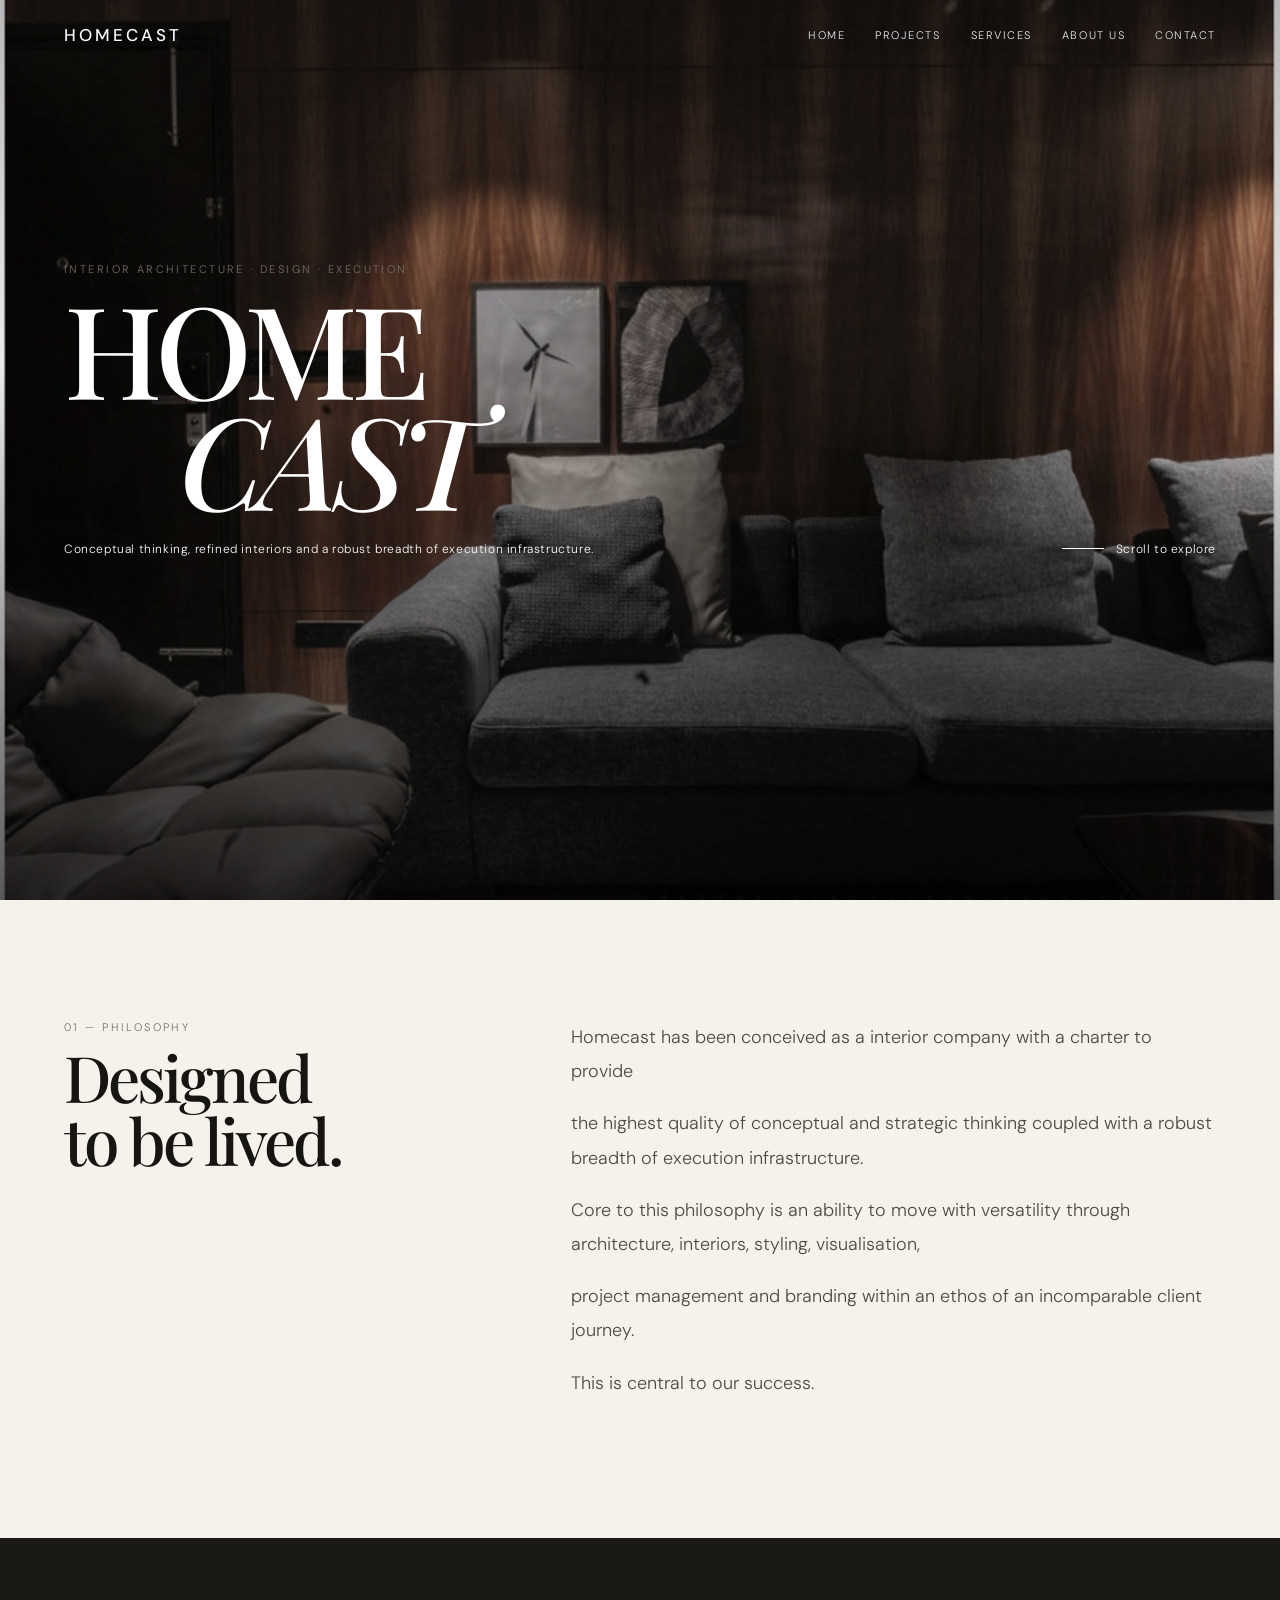
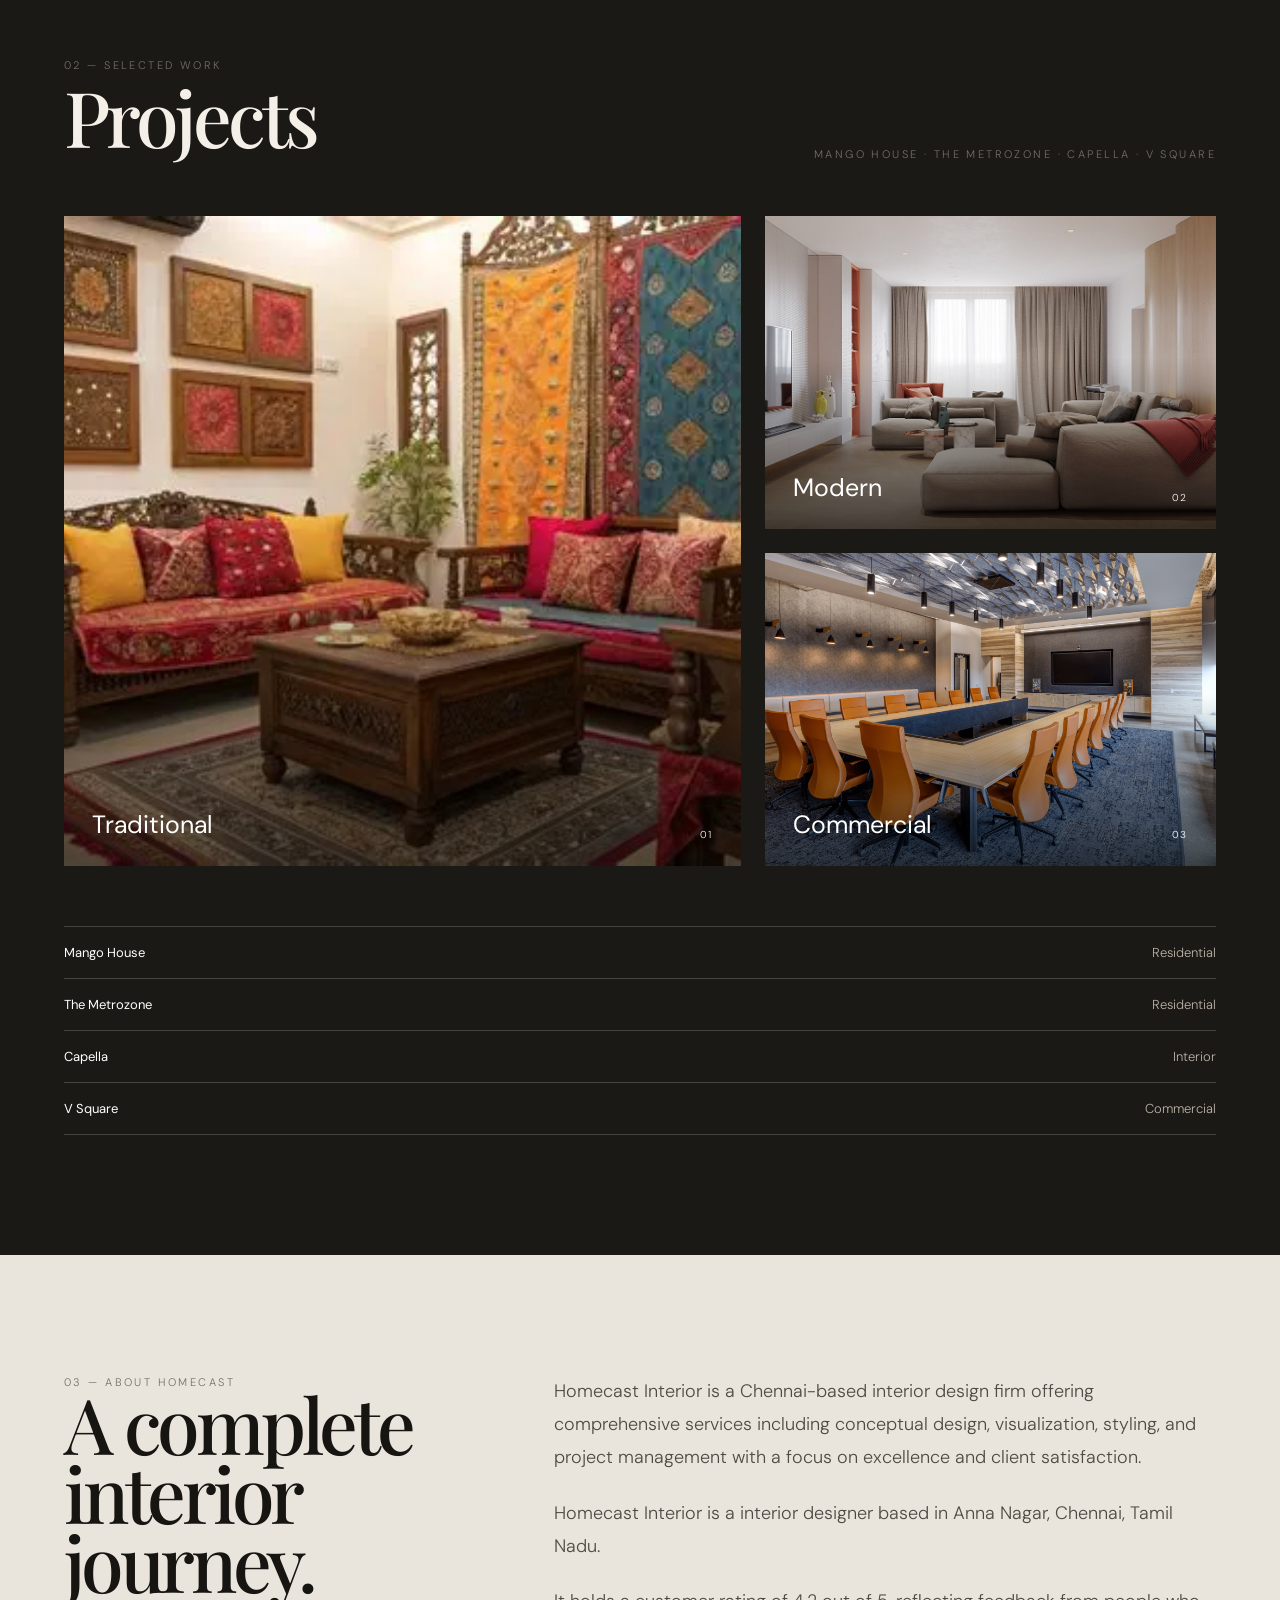
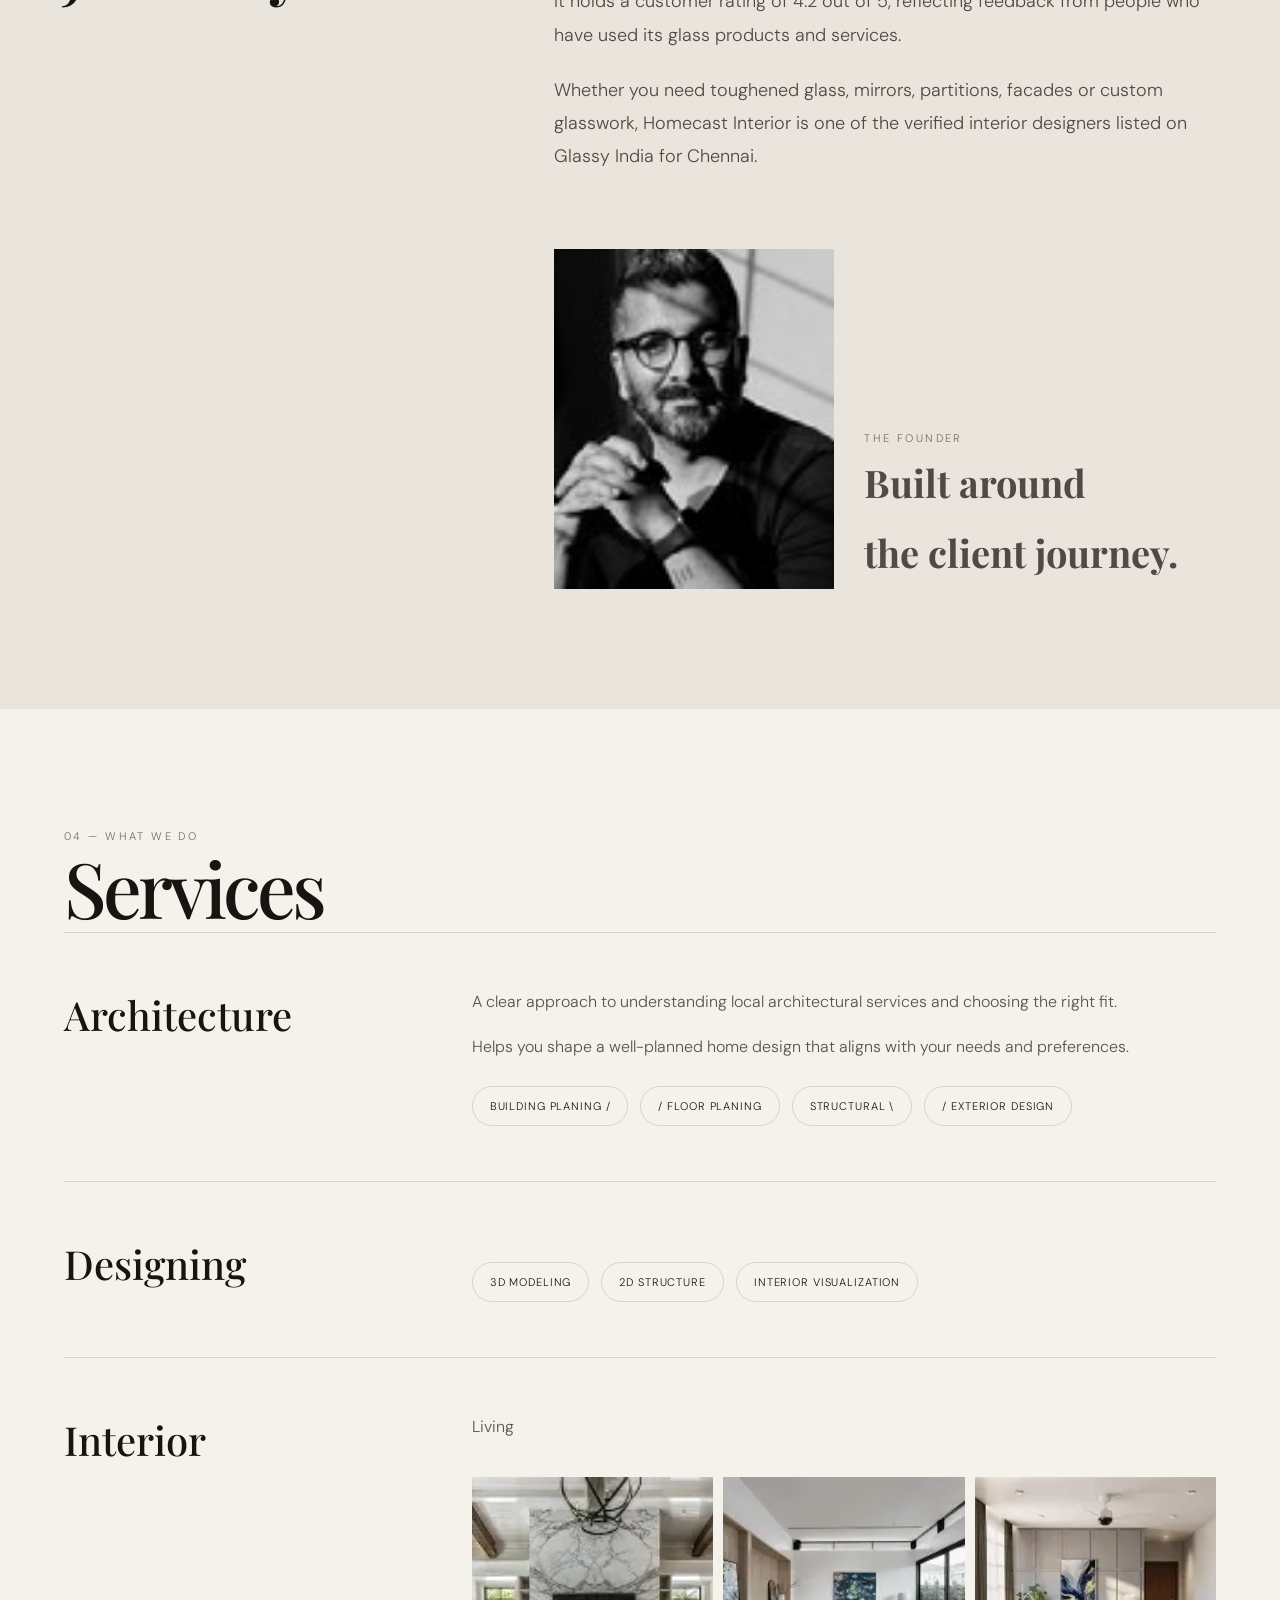
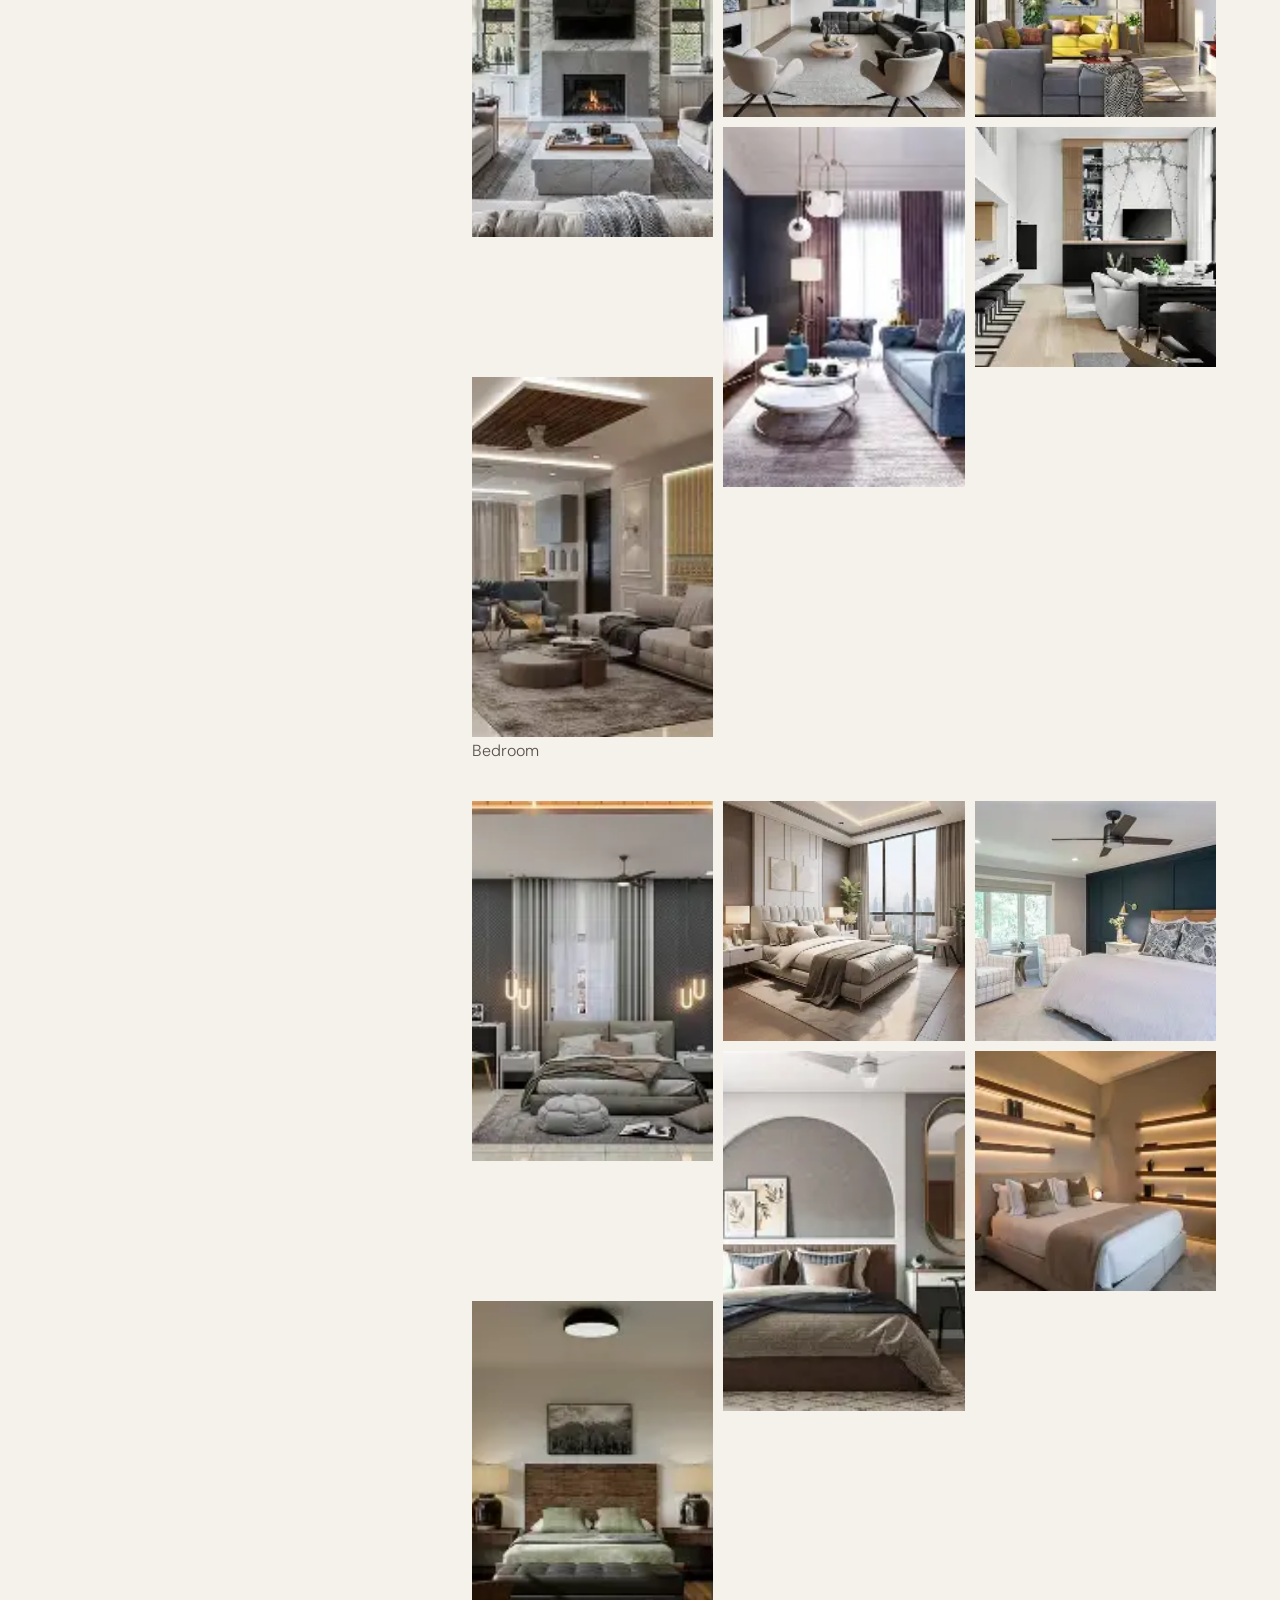
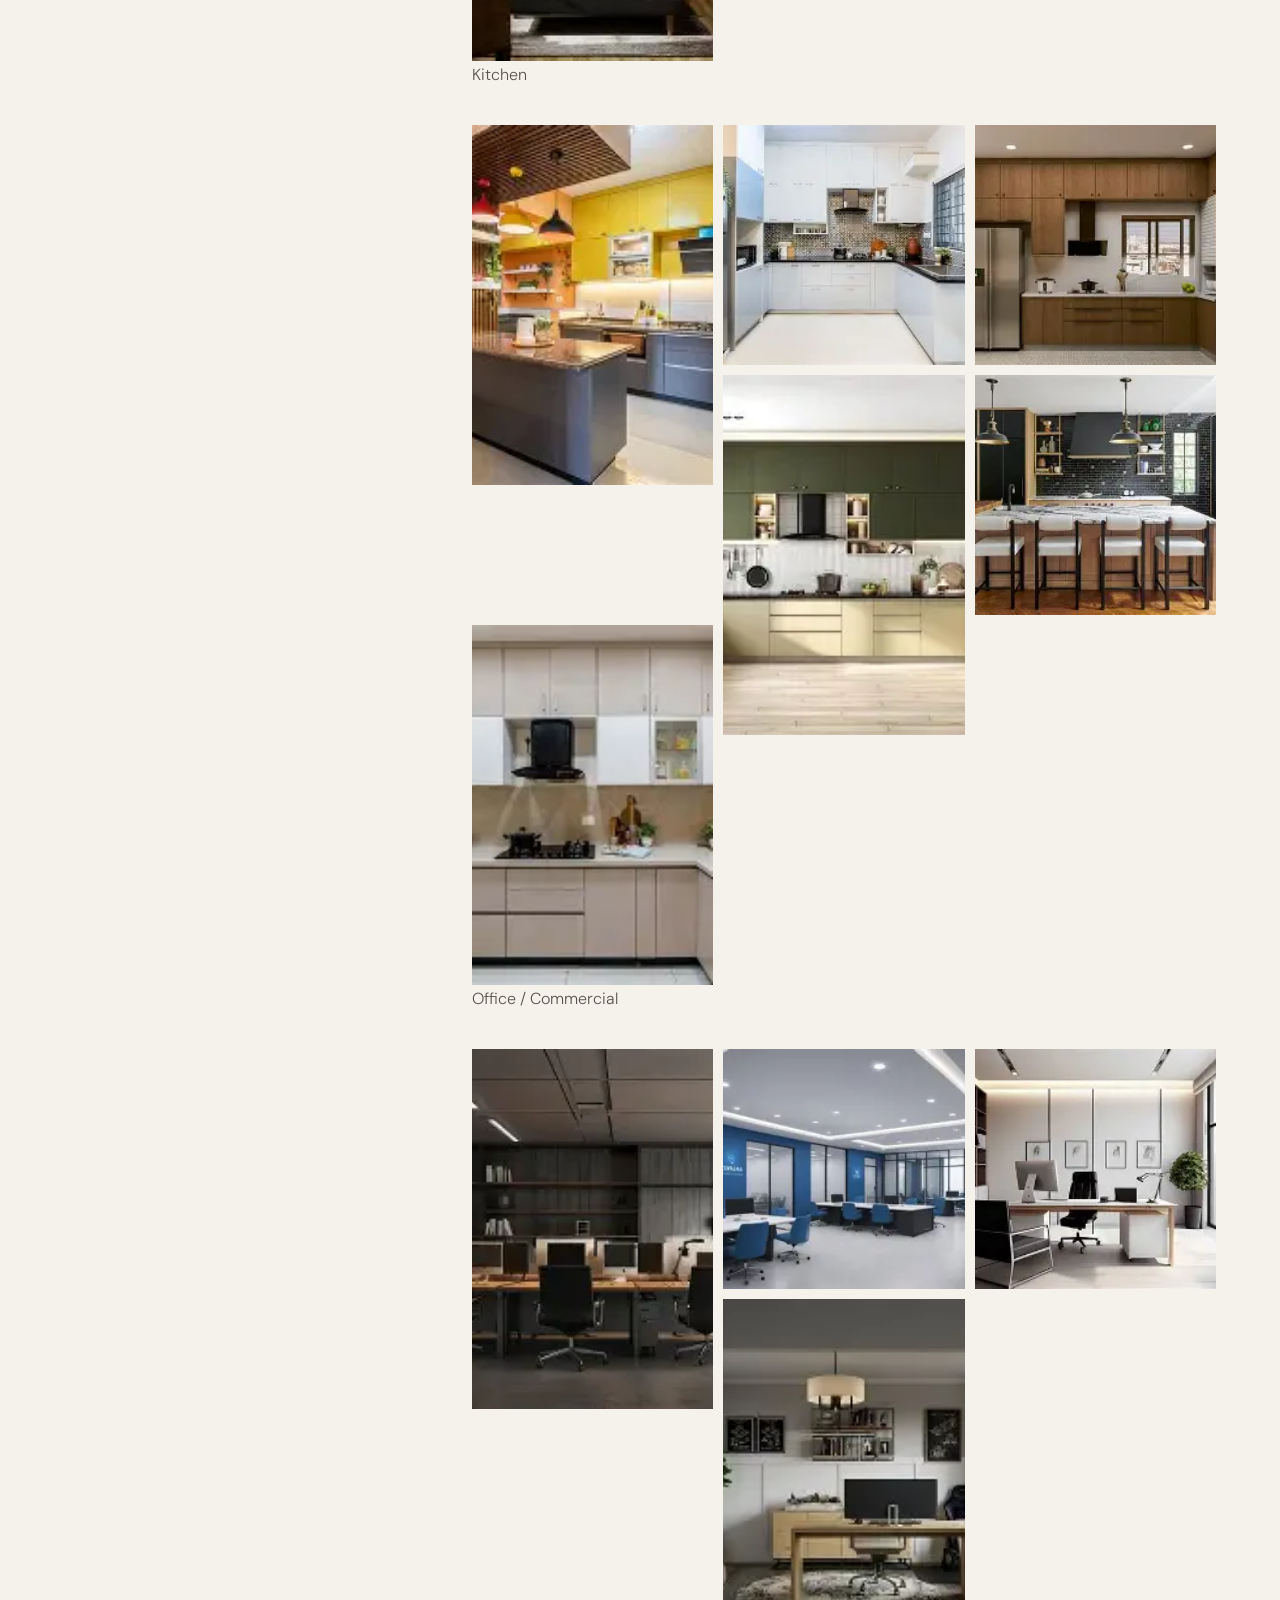
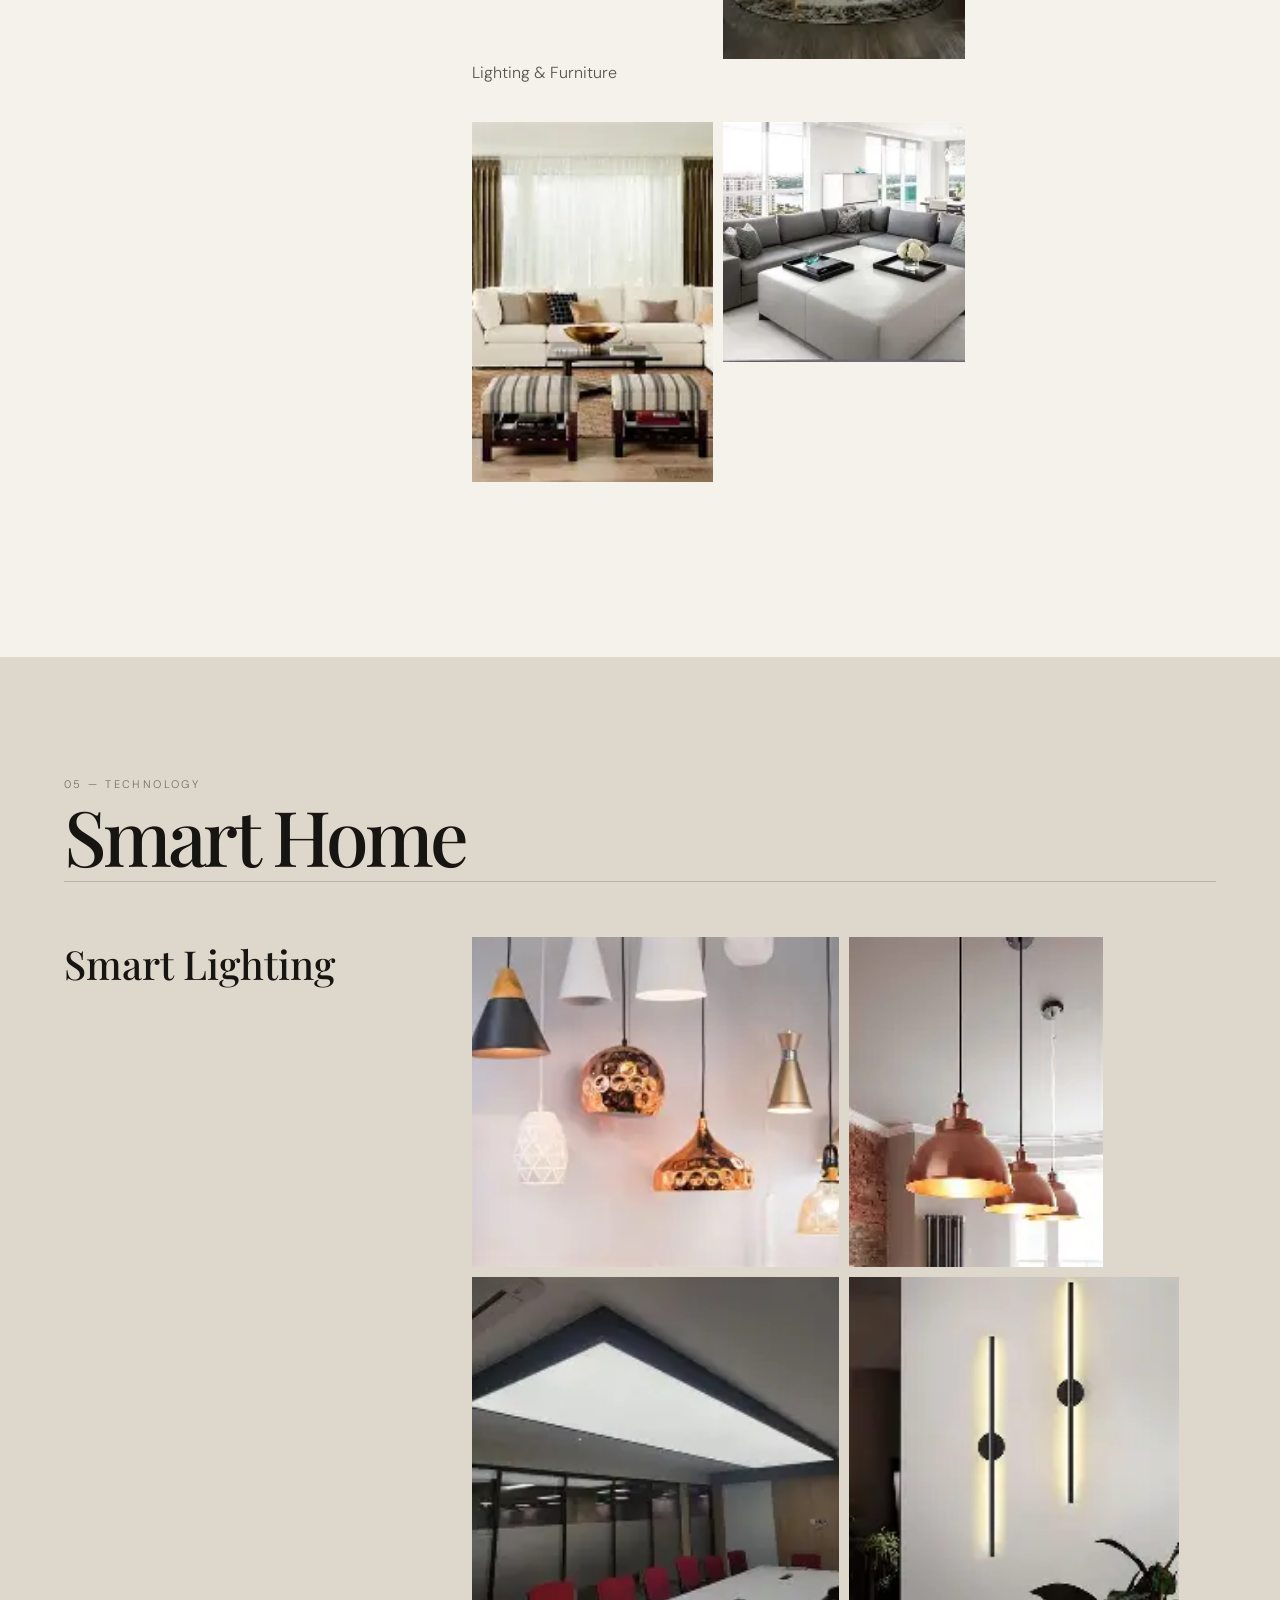
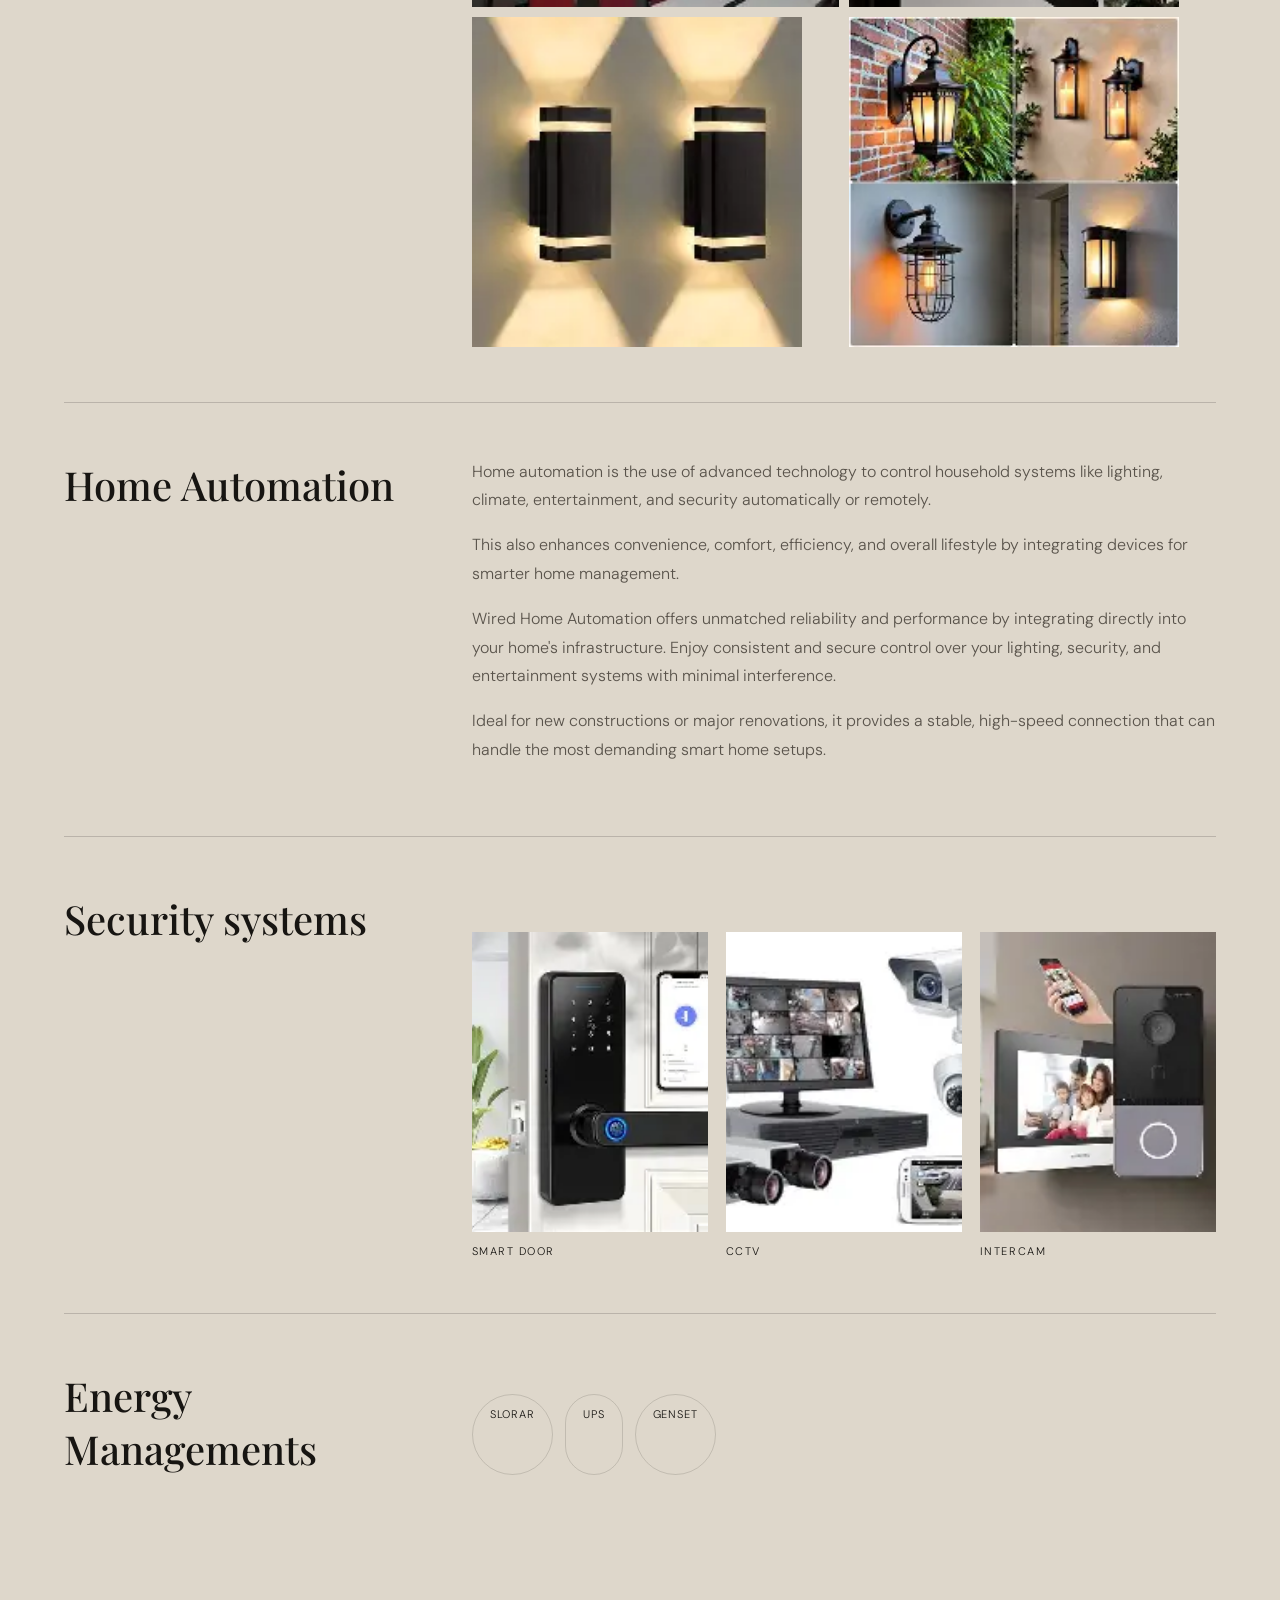
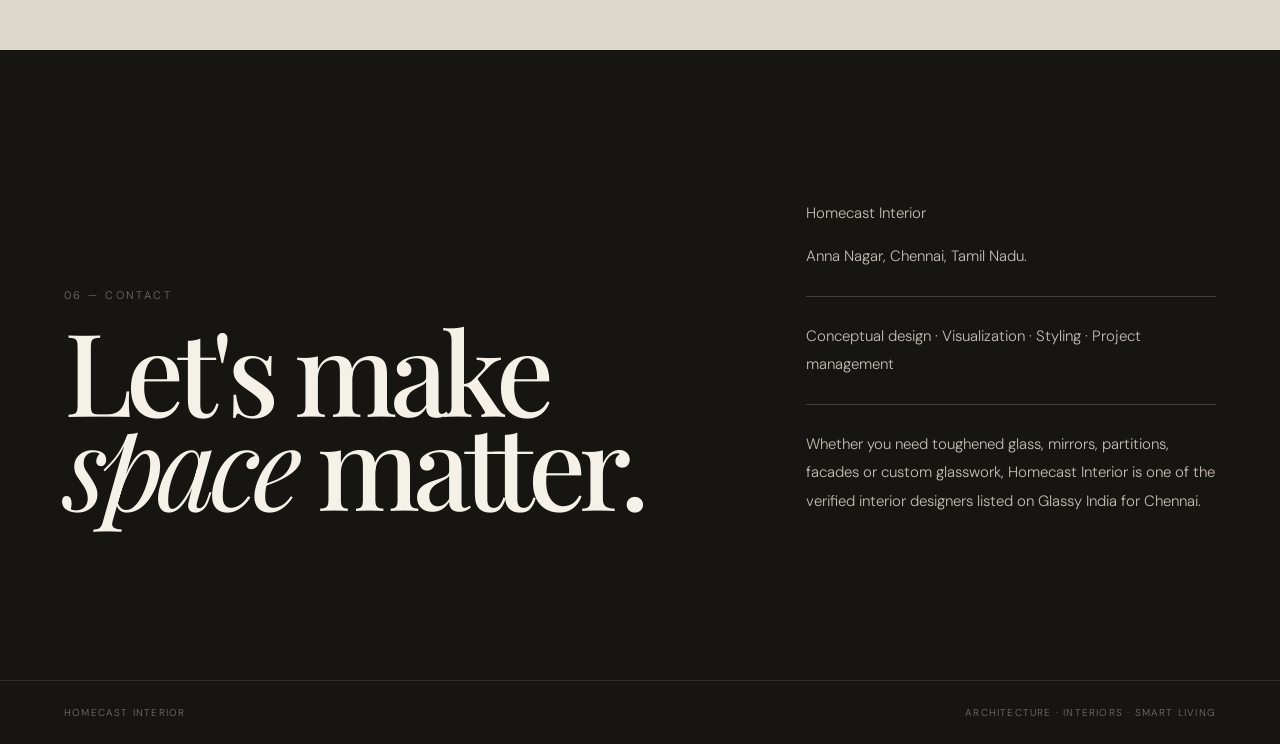
<file: index.html>
<!DOCTYPE html>
<html lang="en">
<head>
<meta charset="UTF-8">
<meta name="viewport" content="width=device-width, initial-scale=1.0">
<title>HomeCast Interior</title>
<link rel="preconnect" href="https://fonts.googleapis.com">
<link rel="preconnect" href="https://fonts.gstatic.com" crossorigin>
<link href="https://fonts.googleapis.com/css2?family=DM+Sans:wght@300;400;500;600&family=Playfair+Display:wght@500;600&display=swap" rel="stylesheet">
<style>
:root{--ink:#171512;--muted:#746e65;--paper:#f5f2ec;--line:rgba(23,21,18,.14);--accent:#b59a72;--dark:#171512}
*{box-sizing:border-box}html{scroll-behavior:smooth}body{margin:0;background:var(--paper);color:var(--ink);font-family:'DM Sans',sans-serif;font-weight:300}img{display:block;max-width:100%;object-fit:cover}a{color:inherit;text-decoration:none}.container{width:min(1240px,90vw);margin:auto}.eyebrow{font-size:11px;letter-spacing:.22em;text-transform:uppercase;color:var(--muted)}h1,h2,h3,p{margin-top:0}.serif{font-family:'Playfair Display',serif;font-weight:500}
header{position:fixed;z-index:20;top:0;left:0;right:0;padding:24px 5vw;display:flex;align-items:center;justify-content:space-between;color:#fff;mix-blend-mode:difference}.brand{font-size:17px;letter-spacing:.18em;font-weight:500}.nav{display:flex;gap:30px;font-size:11px;letter-spacing:.14em;text-transform:uppercase}.nav a{position:relative}.nav a:after{content:'';position:absolute;left:0;bottom:-6px;width:0;height:1px;background:currentColor;transition:.3s}.nav a:hover:after{width:100%}
.hero{min-height:100svh;position:relative;display:grid;align-items:end;overflow:hidden;background:#222}.hero:after{content:'';position:absolute;inset:0;background:linear-gradient(180deg,rgba(0,0,0,.28),rgba(0,0,0,.08) 40%,rgba(0,0,0,.65))}.hero img{position:absolute;inset:0;width:100%;height:100%;filter:saturate(.78)}.hero-copy{position:relative;z-index:2;color:#fff;padding:0 0 9vh}.hero-title{font-size:clamp(62px,10vw,150px);line-height:.86;letter-spacing:-.055em;margin:16px 0 28px}.hero-title span{display:block;margin-left:9vw;font-style:italic}.hero-bottom{display:flex;justify-content:space-between;align-items:end;gap:30px;font-size:12px;letter-spacing:.05em}.scroll{display:flex;align-items:center;gap:12px}.scroll i{display:block;width:42px;height:1px;background:#fff}
section{padding:120px 0}.intro{background:#f5f2ec}.intro-grid{display:grid;grid-template-columns:1fr 1.7fr;gap:10vw;align-items:start}.intro h2{font-size:clamp(42px,5vw,72px);line-height:.98;letter-spacing:-.045em;margin:12px 0}.intro-text{font-size:18px;line-height:1.9;color:#4f4a43;max-width:700px}.intro-text p{margin-bottom:18px}.rule{height:1px;background:var(--line);margin:55px 0}
.projects{background:#1b1916;color:#f4f0e8}.section-head{display:flex;justify-content:space-between;align-items:end;margin-bottom:55px}.section-title{font-size:clamp(45px,6vw,86px);line-height:.9;letter-spacing:-.05em;margin:10px 0}.project-list{display:grid;grid-template-columns:1.35fr .9fr;gap:24px}.project-card{position:relative;overflow:hidden;min-height:420px}.project-card.large{min-height:650px}.project-card img{width:100%;height:100%;transition:transform .8s cubic-bezier(.2,.7,.2,1)}.project-card:hover img{transform:scale(1.04)}.project-card:after{content:'';position:absolute;inset:0;background:linear-gradient(transparent 45%,rgba(0,0,0,.65))}.project-label{position:absolute;z-index:2;left:28px;right:28px;bottom:25px;display:flex;justify-content:space-between;align-items:end;color:#fff}.project-label h3{font-size:25px;font-weight:400;margin:0}.project-label span{font-size:10px;letter-spacing:.16em;text-transform:uppercase}.project-side{display:grid;gap:24px}.project-side .project-card{min-height:313px}.project-names{margin-top:60px;border-top:1px solid rgba(255,255,255,.18)}.project-names div{padding:17px 0;border-bottom:1px solid rgba(255,255,255,.18);display:flex;justify-content:space-between;color:#bbb3a7;font-size:13px}.project-names b{color:#fff;font-weight:400}
.about{background:#eae5dc}.about-grid{display:grid;grid-template-columns:.85fr 1.5fr;gap:9vw}.about h2{font-size:clamp(46px,6vw,82px);line-height:.9;letter-spacing:-.055em}.about-copy{font-size:18px;line-height:1.85;color:#4f4a43}.about-copy p{margin-bottom:22px}.founder{margin-top:75px;display:grid;grid-template-columns:280px 1fr;gap:30px;align-items:end}.founder img{width:280px;height:340px;filter:grayscale(100%)}.founder h3{font-family:'Playfair Display';font-size:38px;margin:0}
.services{background:#f5f2ec}.service-block{padding:55px 0;border-top:1px solid var(--line);display:grid;grid-template-columns:.8fr 1.8fr;gap:6vw}.service-block h2{font-family:'Playfair Display';font-size:40px;font-weight:500;margin:0}.service-copy p{font-size:16px;line-height:1.8;color:#59534b}.service-tags{display:flex;flex-wrap:wrap;gap:12px;margin-top:25px}.tag{border:1px solid var(--line);padding:12px 17px;border-radius:50px;font-size:11px;letter-spacing:.08em;text-transform:uppercase}.gallery{display:grid;grid-template-columns:repeat(3,1fr);gap:10px;margin-top:35px}.gallery img{width:100%;height:240px}.gallery img:first-child{height:360px;grid-row:span 2}.gallery img:nth-child(4){height:360px;grid-row:span 2}.gallery img:nth-child(6){height:360px;grid-row:span 2}
.smart{background:#ded7cb}.smart-grid{display:grid;grid-template-columns:1fr 1fr;gap:10px}.smart-grid img{height:330px}.security{display:grid;grid-template-columns:repeat(3,1fr);gap:18px;margin-top:40px}.security figure{margin:0}.security img{height:300px;width:100%}.security figcaption{padding-top:12px;font-size:11px;letter-spacing:.14em;text-transform:uppercase}
.contact{background:#171512;color:#f5f1e8;min-height:70vh;display:flex;align-items:center}.contact-grid{display:grid;grid-template-columns:1.2fr .8fr;gap:10vw;align-items:end}.contact h2{font-size:clamp(58px,9vw,130px);line-height:.82;letter-spacing:-.06em;margin:20px 0}.contact h2 em{font-family:'Playfair Display';font-weight:400}.contact-info{font-size:15px;line-height:1.9;color:#c3bdb2}.contact-info .line{height:1px;background:rgba(255,255,255,.18);margin:25px 0}.footer{padding:25px 5vw;display:flex;justify-content:space-between;background:#171512;color:#777067;border-top:1px solid rgba(255,255,255,.1);font-size:10px;letter-spacing:.12em;text-transform:uppercase}
.reveal{animation:up .9s both}@keyframes up{from{opacity:0;transform:translateY(24px)}to{opacity:1;transform:none}}
@media(max-width:800px){header{padding:20px 6vw}.nav{gap:15px}.nav a:nth-child(3){display:none}.container{width:88vw}section{padding:80px 0}.hero-title{font-size:20vw}.hero-bottom{align-items:start;flex-direction:column}.intro-grid,.about-grid,.contact-grid,.service-block{grid-template-columns:1fr;gap:35px}.project-list{grid-template-columns:1fr}.project-card.large{min-height:500px}.project-side .project-card{min-height:280px}.founder{grid-template-columns:1fr}.founder img{width:100%;height:380px}.gallery{grid-template-columns:1fr 1fr}.gallery img,.gallery img:first-child,.gallery img:nth-child(4),.gallery img:nth-child(6){height:210px;grid-row:auto}.smart-grid,.security{grid-template-columns:1fr}.security img{height:260px}.footer{padding:20px 6vw;gap:15px;flex-direction:column}.brand{font-size:14px}}
</style>
</head>
<body>
<header><a class="brand" href="#home">HOMECAST</a><nav class="nav"><a href="#home">Home</a><a href="#projects">Projects</a><a href="#services">Services</a><a href="#about">About Us</a><a href="#contact">Contact</a></nav></header>

<main>
<section id="home" class="hero"><img src="picuture1.jpg" alt="HomeCast Interior"><div class="hero-copy container reveal"><div class="eyebrow">Interior Architecture · Design · Execution</div><h1 class="hero-title serif">HOME<span>CAST</span></h1><div class="hero-bottom"><div>Conceptual thinking, refined interiors and a robust breadth of execution infrastructure.</div><div class="scroll"><i></i> Scroll to explore</div></div></div></section>

<section class="intro"><div class="container intro-grid"><div><div class="eyebrow">01 — Philosophy</div><h2 class="serif">Designed<br>to be lived.</h2></div><div class="intro-text"><p>Homecast has been conceived as a interior company with a charter to provide</p><p>the highest quality of conceptual and strategic thinking coupled with a robust breadth of execution infrastructure.</p><p>Core to this philosophy is an ability to move with versatility through architecture, interiors, styling, visualisation,</p><p>project management and branding within an ethos of an incomparable client journey.</p><p>This is central to our success.</p></div></div></section>

<section id="projects" class="projects"><div class="container"><div class="section-head"><div><div class="eyebrow">02 — Selected work</div><h2 class="section-title serif">Projects</h2></div><div class="eyebrow">Mango House · The Metrozone · Capella · V Square</div></div><div class="project-list"><article class="project-card large"><img src="image1.webp" alt="Traditional"><div class="project-label"><h3>Traditional</h3><span>01</span></div></article><div class="project-side"><article class="project-card"><img src="image2.jpg" alt="Modern"><div class="project-label"><h3>Modern</h3><span>02</span></div></article><article class="project-card"><img src="image3.png" alt="Commercial"><div class="project-label"><h3>Commercial</h3><span>03</span></div></article></div></div><div class="project-names"><div><b>Mango House</b><span>Residential</span></div><div><b>The Metrozone</b><span>Residential</span></div><div><b>Capella</b><span>Interior</span></div><div><b>V Square</b><span>Commercial</span></div></div></div></section>

<section id="about" class="about"><div class="container"><div class="about-grid"><div><div class="eyebrow">03 — About Homecast</div><h2 class="serif">A complete<br>interior<br>journey.</h2></div><div class="about-copy"><p>Homecast Interior is a Chennai-based interior design firm offering comprehensive services including conceptual design, visualization, styling, and project management with a focus on excellence and client satisfaction.</p><p>Homecast Interior is a interior designer based in Anna Nagar, Chennai, Tamil Nadu.</p><p>It holds a customer rating of 4.2 out of 5, reflecting feedback from people who have used its glass products and services.</p><p>Whether you need toughened glass, mirrors, partitions, facades or custom glasswork, Homecast Interior is one of the verified interior designers listed on Glassy India for Chennai.</p><div class="founder"><img src="MD.png" alt="The Founder"><div><div class="eyebrow">The Founder</div><h3>Built around<br>the client journey.</h3></div></div></div></div></div></section>

<section id="services" class="services"><div class="container"><div class="eyebrow">04 — What we do</div><h2 class="section-title serif">Services</h2>
<div class="service-block"><h2>Architecture</h2><div class="service-copy"><p>A clear approach to understanding local architectural services and choosing the right fit.</p><p>Helps you shape a well-planned home design that aligns with your needs and preferences.</p><div class="service-tags"><span class="tag">Building planing /</span><span class="tag">/ Floor planing</span><span class="tag">Structural \</span><span class="tag">/ Exterior design</span></div></div></div>
<div class="service-block"><h2>Designing</h2><div><div class="service-tags"><span class="tag">3d Modeling</span><span class="tag">2d Structure</span><span class="tag">Interior visualization</span></div></div></div>
<div class="service-block"><h2>Interior</h2><div class="service-copy"><p>Living</p><div class="gallery"> <img src="living1.png"><img src="living2.webp"><img src="living3.webp"><img src="living4.webp"><img src="living5.webp"><img src="living6.webp"></div><p>Bedroom</p><div class="gallery"><img src="bed1.png"><img src="bed2.png"><img src="bed3.webp"><img src="bed4.webp"><img src="bed5.webp"><img src="bed6.webp"></div><p>Kitchen</p><div class="gallery"><img src="kit1.webp"><img src="kit2.png"><img src="kit3.png"><img src="kit4.webp"><img src="kit5.webp"><img src="kit6.webp"></div><p>Office / Commercial</p><div class="gallery"><img src="off.png"><img src="off2.png"><img src="off3.webp"><img src="off4.webp"></div><p>Lighting & Furniture</p><div class="gallery"><img src="fur1.png"><img src="fur2.webp"></div></div></div></div></section>

<section class="smart"><div class="container"><div class="eyebrow">05 — Technology</div><h2 class="section-title serif">Smart Home</h2><div class="service-block" style="border-color:rgba(23,21,18,.18)"><h2>Smart Lighting</h2><div class="smart-grid"><img src="lig1.webp"><img src="lig2.webp"><img src="lig3.png"><img src="lig4.webp"><img src="lig5.webp"><img src="lig6.webp"></div></div><div class="service-block" style="border-color:rgba(23,21,18,.18)"><h2>Home Automation</h2><div class="service-copy"><p>Home automation is the use of advanced technology to control household systems like lighting, climate, entertainment, and security automatically or remotely.</p><p>This also enhances convenience, comfort, efficiency, and overall lifestyle by integrating devices for smarter home management.</p><p>Wired Home Automation offers unmatched reliability and performance by integrating directly into your home's infrastructure. Enjoy consistent and secure control over your lighting, security, and entertainment systems with minimal interference.</p><p>Ideal for new constructions or major renovations, it provides a stable, high-speed connection that can handle the most demanding smart home setups.</p></div></div><div class="service-block" style="border-color:rgba(23,21,18,.18)"><h2>Security systems</h2><div class="security"><figure><img src="door.png"><figcaption>Smart Door</figcaption></figure><figure><img src="cctv.webp"><figcaption>CCTV</figcaption></figure><figure><img src="inter.png"><figcaption>Intercam</figcaption></figure></div></div><div class="service-block" style="border-color:rgba(23,21,18,.18)"><h2>Energy Managements</h2><div class="service-tags"><span class="tag">Slorar</span><span class="tag">UPS</span><span class="tag">Genset</span></div></div></div></section>

<section id="contact" class="contact"><div class="container contact-grid"><div><div class="eyebrow">06 — Contact</div><h2 class="serif">Let's make<br><em>space</em> matter.</h2></div><div class="contact-info"><p>Homecast Interior</p><p>Anna Nagar, Chennai, Tamil Nadu.</p><div class="line"></div><p>Conceptual design · Visualization · Styling · Project management</p><div class="line"></div><p>Whether you need toughened glass, mirrors, partitions, facades or custom glasswork, Homecast Interior is one of the verified interior designers listed on Glassy India for Chennai.</p></div></div></section>
</main><footer class="footer"><span>HOMECAST INTERIOR</span><span>Architecture · Interiors · Smart Living</span></footer>
</body></html>
</file>
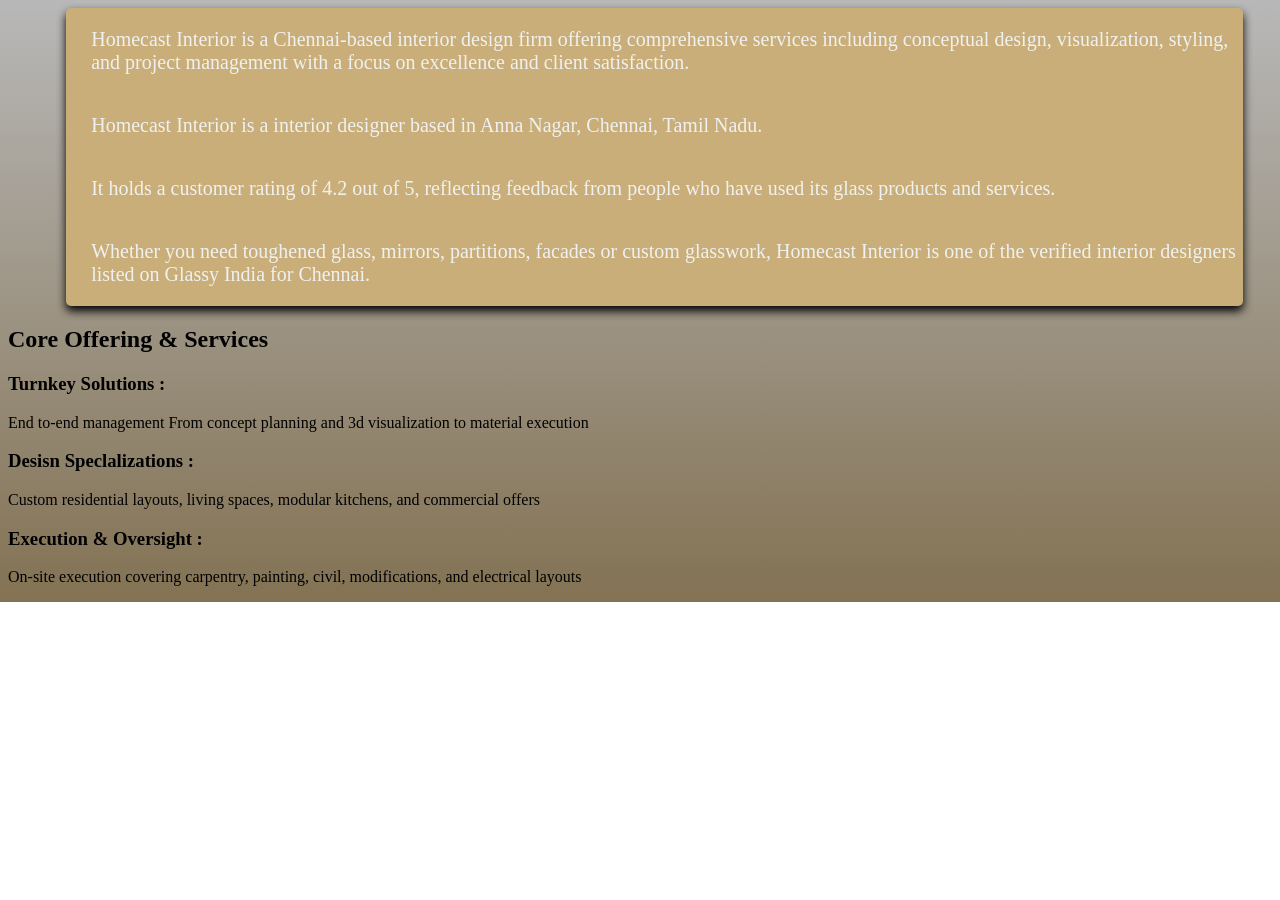
<file: about.html>
<!DOCTYPE html>
<html>
    <head>
        <title>about</title>
        <link rel="stylesheet" href="about.css">
    </head>
    <body>
    <div class="one">
        <div class="two">
        <p>Homecast Interior is a Chennai-based interior design firm offering comprehensive services including conceptual design, visualization, styling, and project management with a focus on excellence and client satisfaction.</p>
        <p> Homecast Interior is a interior designer based in Anna Nagar, Chennai, Tamil Nadu.</p>
        <p> It holds a customer rating of 4.2 out of 5, reflecting feedback from people who have used its glass products and services.</p>
        <p> Whether you need toughened glass, mirrors, partitions, facades or custom glasswork, Homecast Interior is one of the verified interior designers listed on Glassy India for Chennai.</p>
    </div>
    <div class="twoc">
        <h2>Core Offering & Services</h2>
        <div class="twot">
            <h3>Turnkey Solutions :</h3>
            <p>End to-end management From concept planning and 3d visualization to material execution</p>
        </div>
        <div class="twod">
            <h3>Desisn Speclalizations :</h3>
            <p>Custom residential layouts, living spaces, modular kitchens, and commercial offers</p>
        </div>
        <div class="twoe">
            <h3>Execution & Oversight :</h3>
            <p>On-site execution covering carpentry, painting, civil, modifications, and electrical layouts</p>
        </div>
    </div>  </div>
    </body>
</html>
</file>
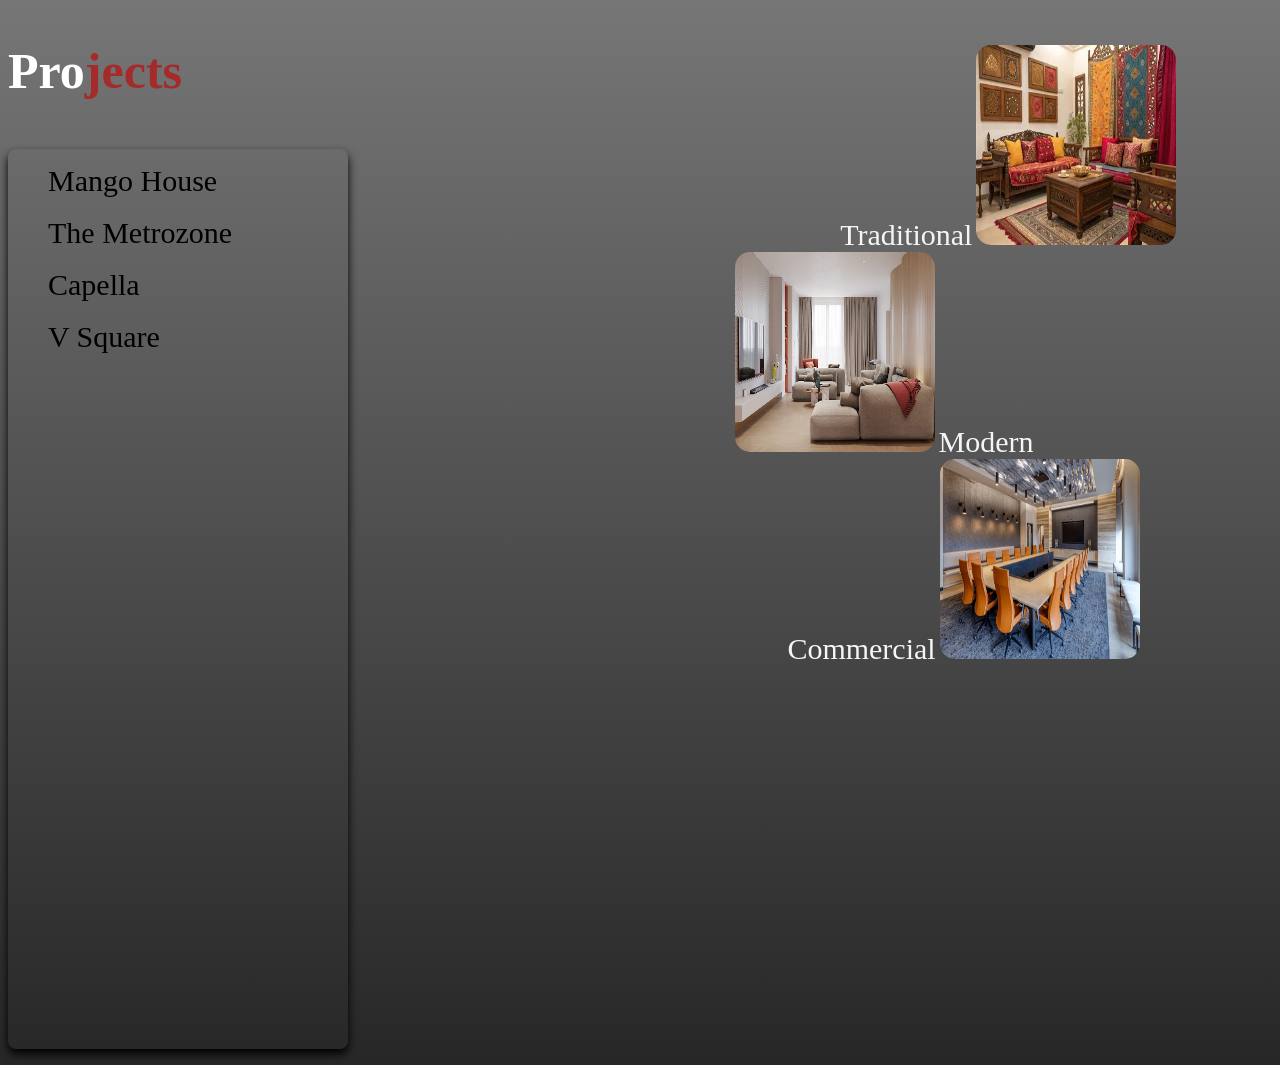
<file: project.html>
<!DOCTYPE html>
<html>
    <head>
        
        <link rel="stylesheet" href="project.css">
        <meta name="viewport" content="width=device-width,initial-scale=1.0">
    </head>
    <body>
        <div class="red">
<h1 class="rr">Pro</h1><h1 class="ee">jects</h1>
        <div class="blue">
           
           <ul tabindex="0">
            <li>Mango House</li><br>
            <li>The Metrozone</li><br>
            <li>Capella</li><br>
            <li>V Square</li>
           </ul>
        </div>
        <div class="green">
       <div class="one">
        <p>Traditional</p>
        <img src="image1.webp">
       </div>
       <div class="two">
        <img src="image2.jpg">
         <p>Modern</p>
       </div>
       <div class="three">
        <p>Commercial</p>
        <img src="image3.png">
       </div>
        </div>
        </div>
    </body>
</html>
</file>
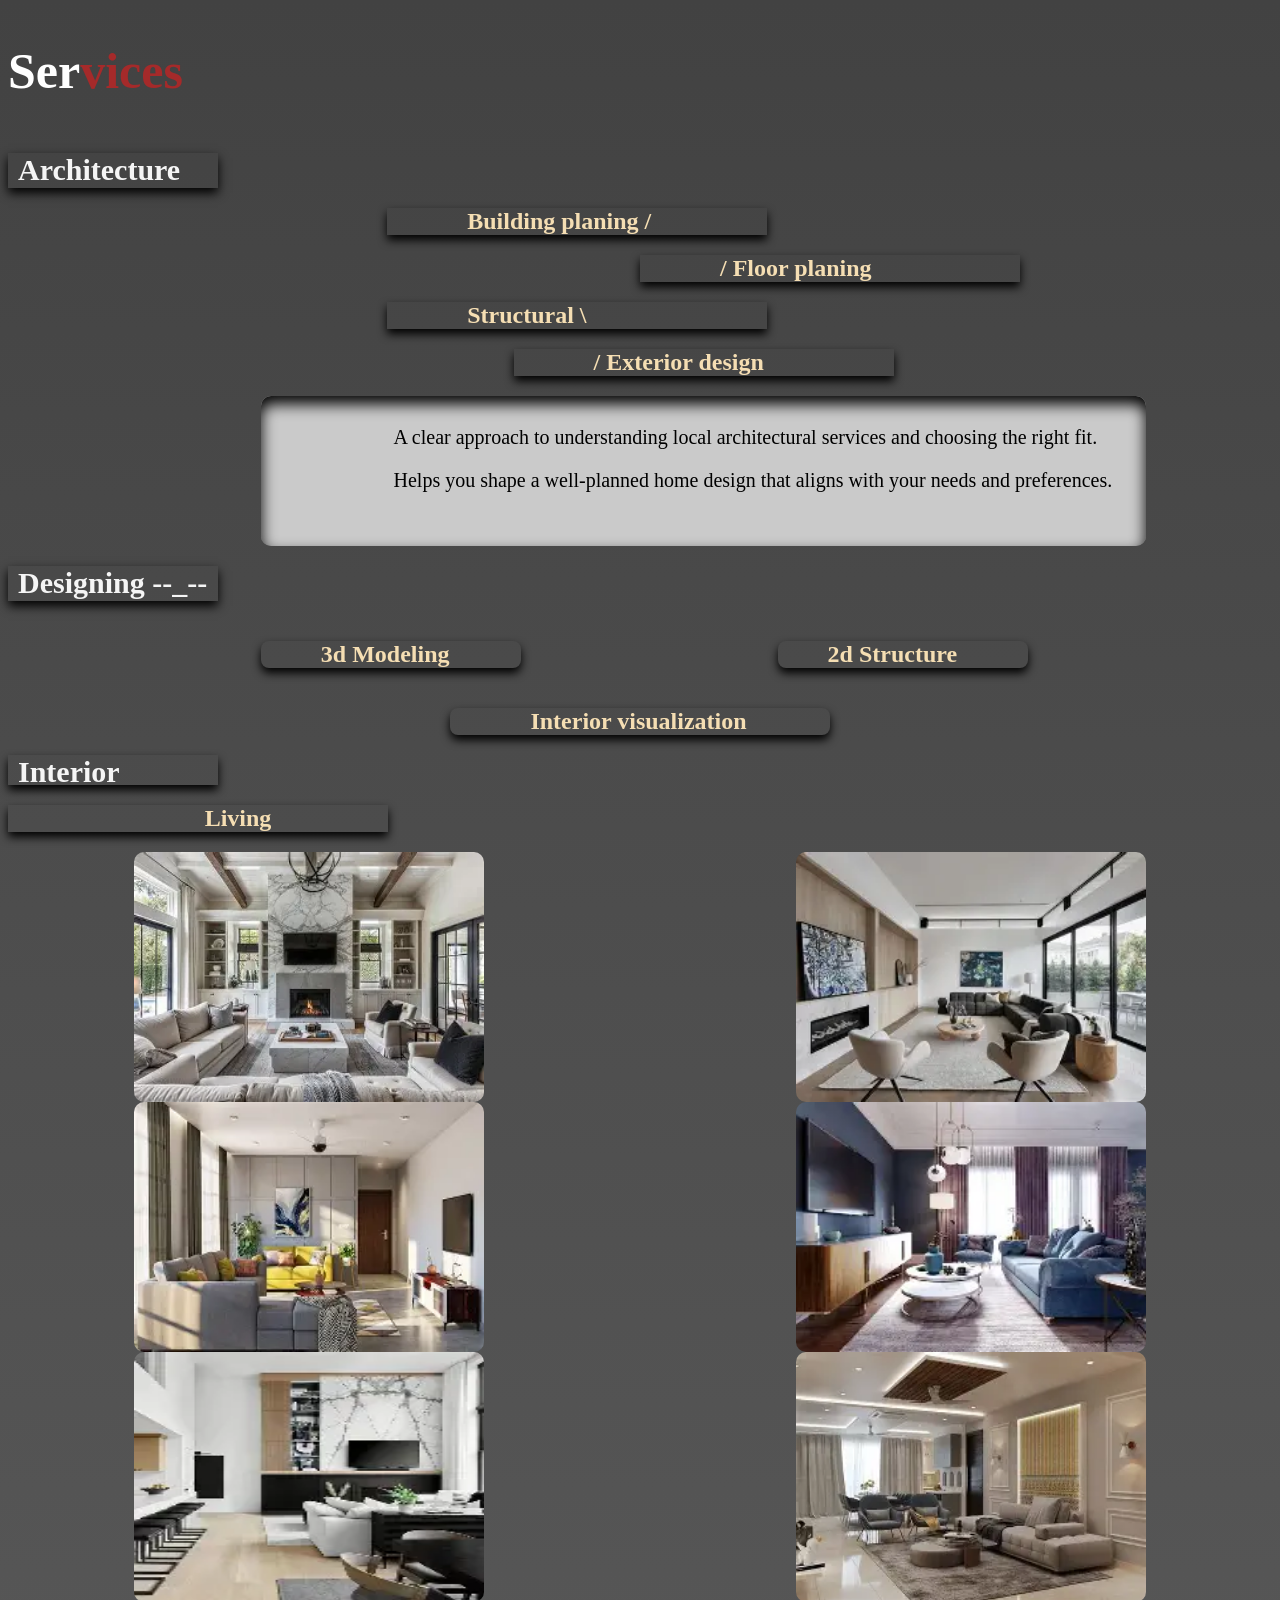
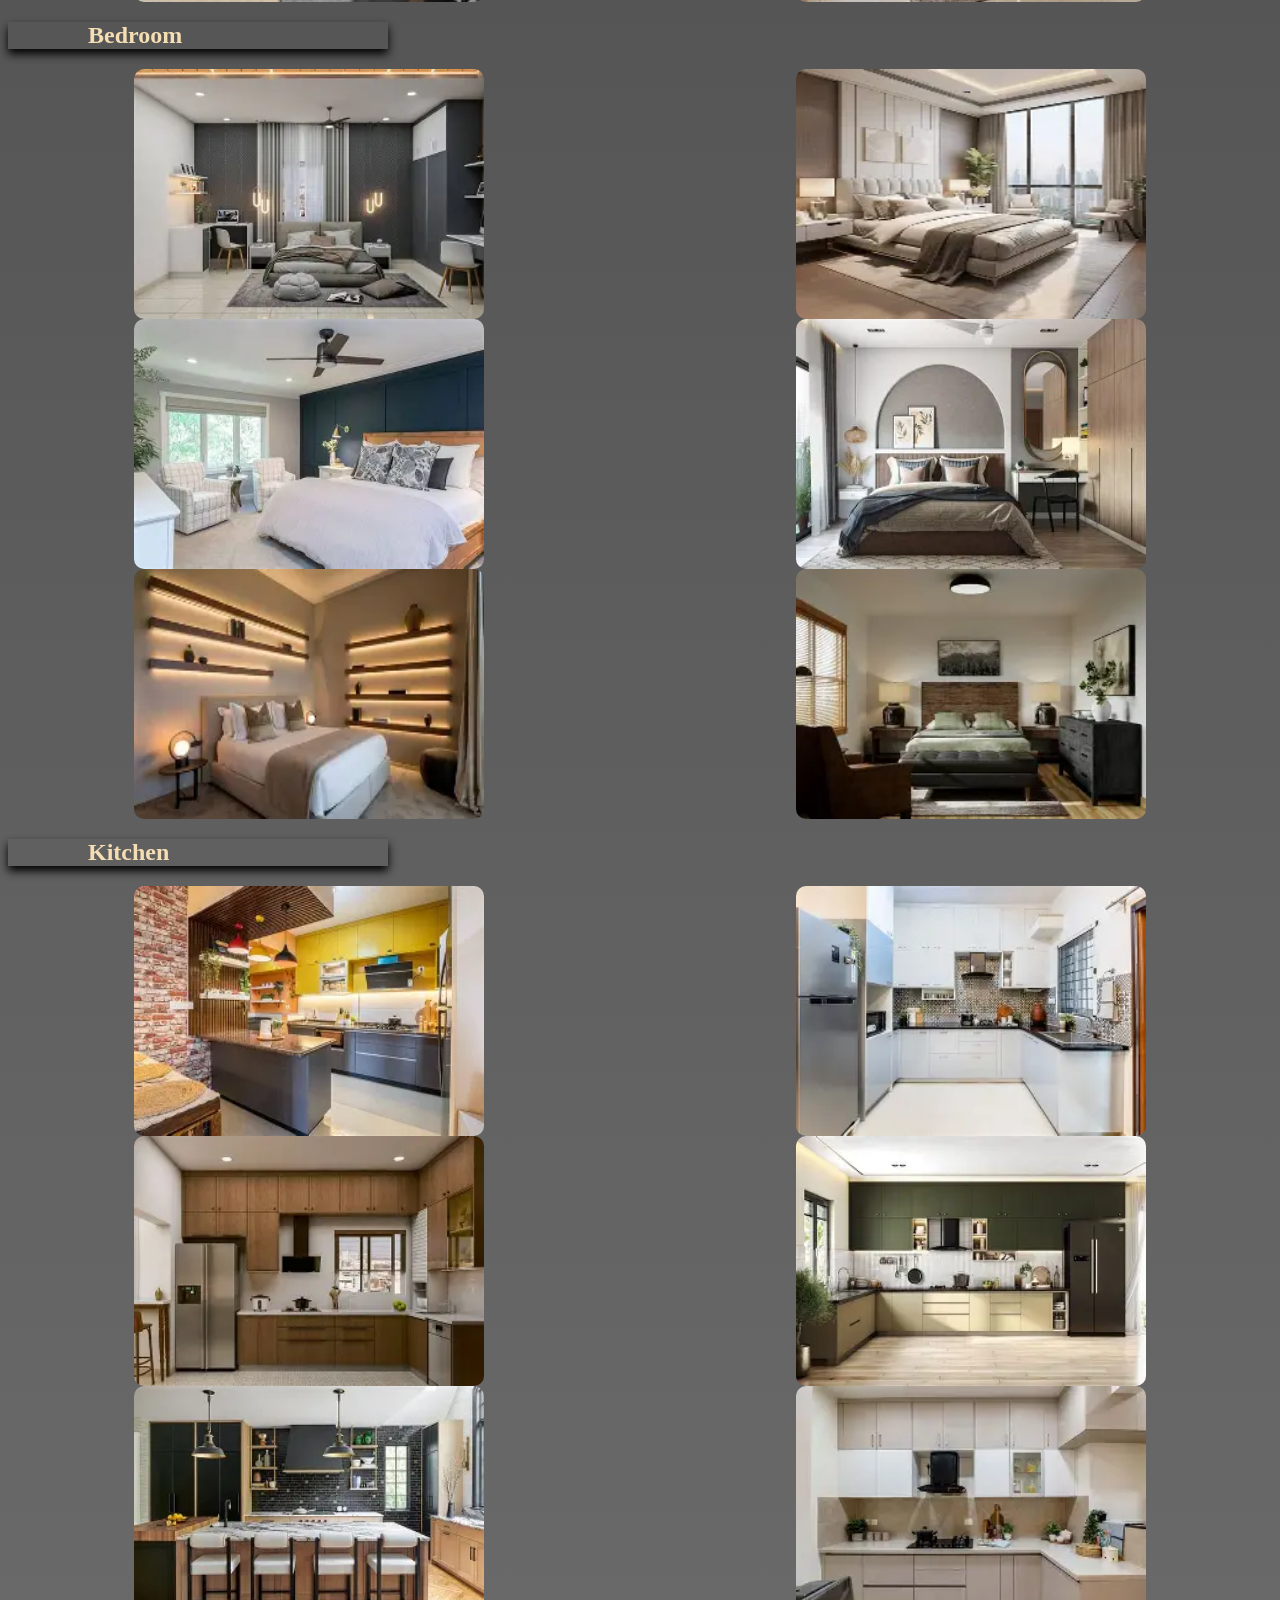
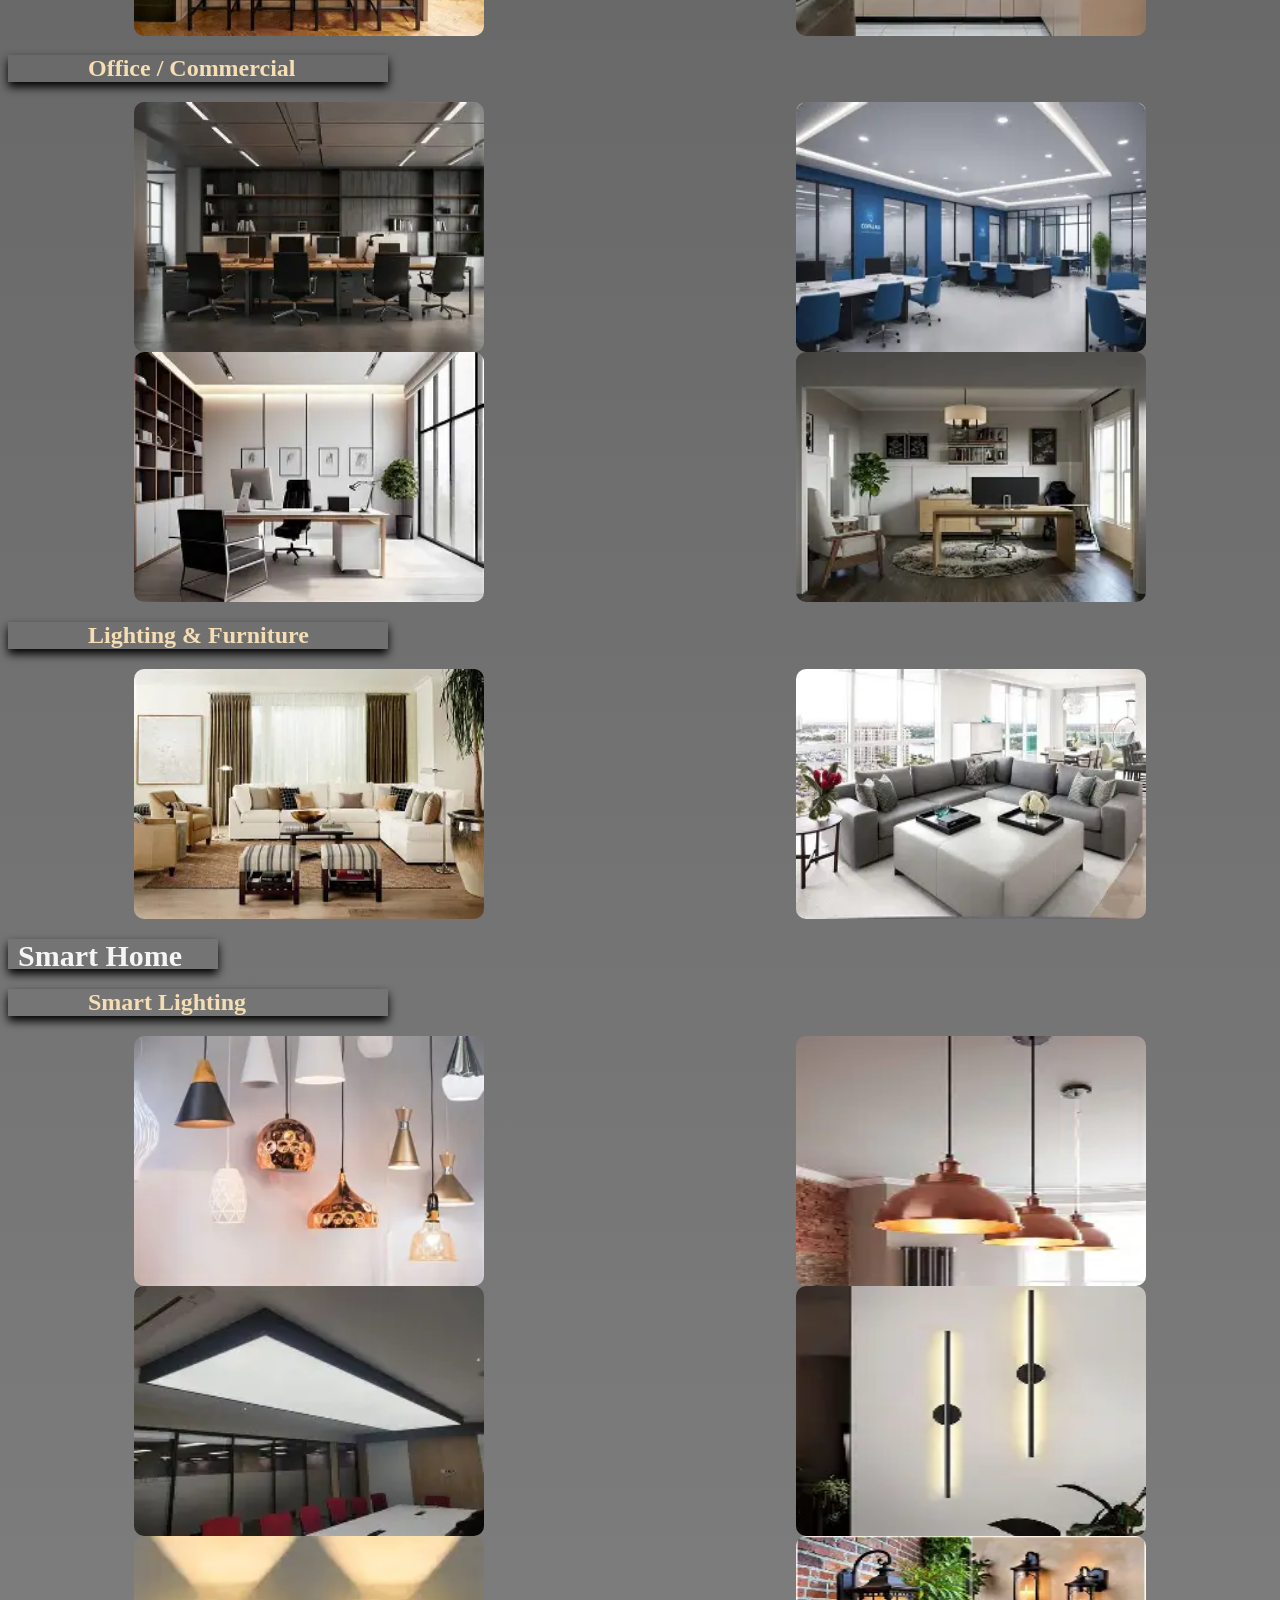
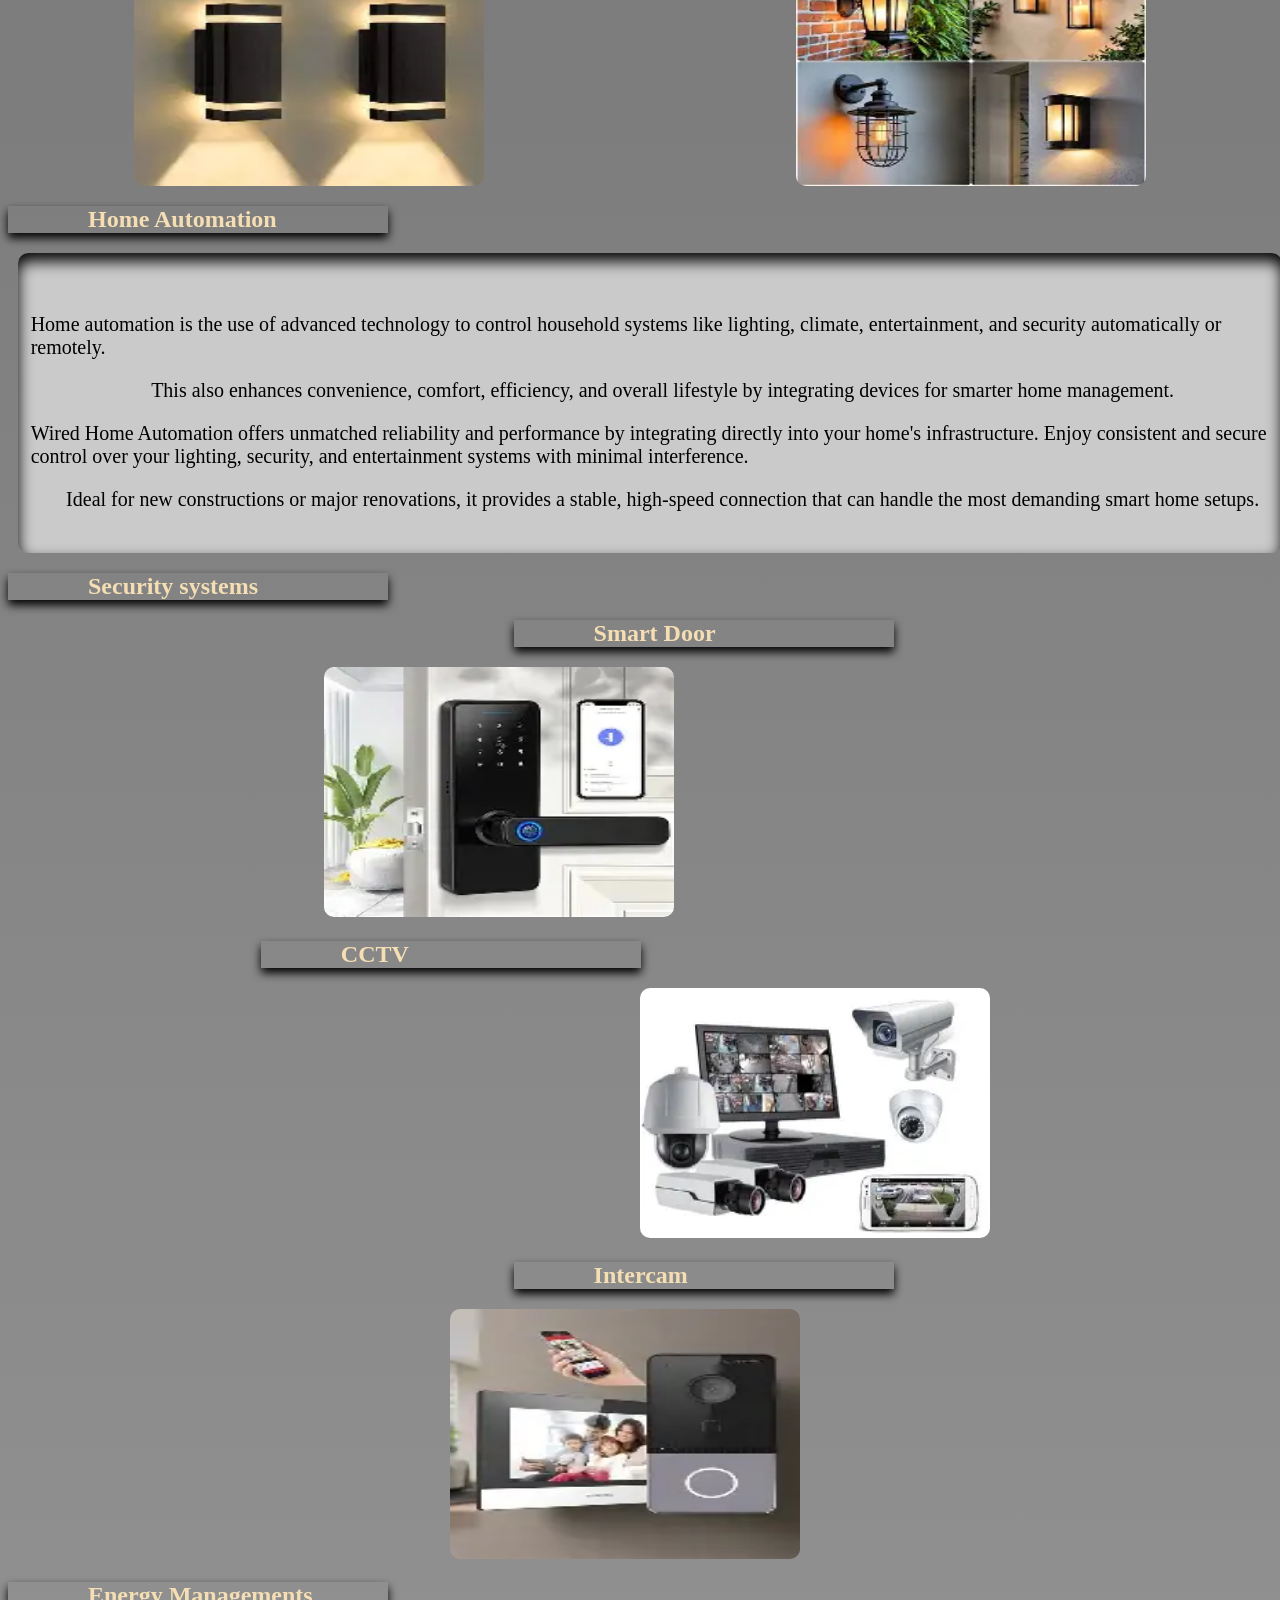
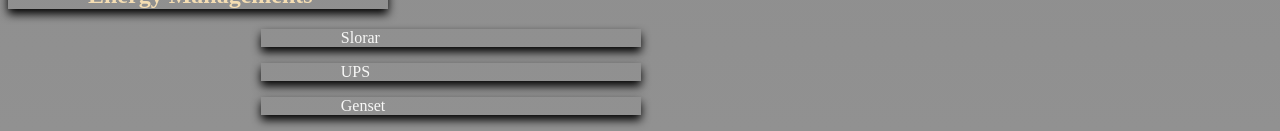
<file: services.html>
<!DOCTYPE html>
<html>
    <head>
        <title>Services</title>
        <link rel="stylesheet" href="services.css">
        <meta name="viewport" content="width=device-width,initial-scale=1.0">
    </head>
    <body>
        <div class="heading">
            <h1 class="ser">Ser</h1>
            <h1 class="vi">vices</h1>
        </div>
        
        <div class="arc">
            <h1>Architecture</h1>
            <h2 class="a">Building planing /</h2>
            <h2 class="b">/ Floor planing</h2>
            <h2 class="c">Structural \</h2>
            <h2 class="d">/ Exterior design</h2>
            
        </div>
        <div class="arcp">
           <p>A clear approach to understanding local architectural services and choosing the right fit.</p>
           <p> Helps you shape a well-planned home design that aligns with your needs and preferences.</p>
        </div>
        <div class="des">
            <h1>Designing --_--</h1>
        
            <h2 class="one">3d Modeling</h2>
            <h2 class="two">2d Structure</h2>
            <h2 class="three">Interior visualization</h2>
            
        </div>
         <div class="int">
            <h1 class="a">Interior</h1>
            <h2 class="b">Living</h2>
           <div class="liv">
            <img src="living1.png">
            <img src="living2.webp">
             <img src="living3.webp">
              <img src="living4.webp">
               <img src="living5.webp">
                <img src="living6.webp">
        </div>
            <h2 class="c">Bedroom</h2>
              <div class="liv">
            <img src="bed1.png">
            <img src="bed2.png">
             <img src="bed3.webp">
              <img src="bed4.webp">
               <img src="bed5.webp">
                <img src="bed6.webp">
        </div>
            <h2 class="d">Kitchen</h2>
              <div class="liv">
            <img src="kit1.webp">
            <img src="kit2.png">
             <img src="kit3.png">
              <img src="kit4.webp">
               <img src="kit5.webp">
                <img src="kit6.webp">
        </div>
            <h2 class="e">Office / Commercial</h2>
             
              <div class="liv">
            <img src="off.png">
            <img src="off2.png">
             <img src="off3.webp">
              <img src="off4.webp">
        </div>
            <h2 class="f">Lighting & Furniture</h2>
             <div class="liv">
            <img src="fur1.png">
            <img src="fur2.webp"></div>
        </div>
         <div class="sma">
            <h1>Smart Home</h1>
        
            <h2 class="a">Smart Lighting</h2>
             <div class="liv">
            <img src="lig1.webp">
            <img src="lig2.webp">
             <img src="lig3.png">
              <img src="lig4.webp">
               <img src="lig5.webp">
                <img src="lig6.webp">
        </div>
            <h2 class="b">Home Automation</h2>
            <div class="home">
                <p>Home automation is the use of advanced technology to control household systems like lighting, climate, entertainment, and security automatically or remotely.</p>
                <p> This also enhances convenience, comfort, efficiency, and overall lifestyle by integrating devices for smarter home management.</p>
            <P>Wired Home Automation offers unmatched reliability and performance by integrating directly into your home's infrastructure. Enjoy consistent and secure control over your lighting, security, and entertainment systems with minimal interference.</P>
            <p> Ideal for new constructions or major renovations, it provides a stable, high-speed connection that can handle the most demanding smart home setups.</P>
            </div>
            <h2 class="c">Security systems</h2>
            <div class="sec">
                <h2 class="a">Smart Door</h2>
                <img class="a" src="door.png">
            <h2 class="b">CCTV</h2>
            <img class="b"  src="cctv.webp">
            <h2 class="c">Intercam</h2>
            <img class="c"  src="inter.png">
           
            </div>
            <h2 class="d">Energy Managements</h2>
         <div class="eng">
            <p>Slorar</p>
            <p>UPS</p>
            <p>Genset</p>
        </div></div>
        
    </body>
</html>
</file>
<file: about.css>
body {
    background: linear-gradient(to bottom, rgb(184, 184, 184),rgb(131, 114, 83));
    background-size: cover;
    background-repeat: no-repeat;
    width: 100%;
}
.two {
    background-color: rgb(202, 174, 121);
    width: 90%;
    box-shadow: 0 5px 10px black;
    font-size: 20px;
    color: rgb(239, 241, 241);
    position: relative;
    left: 4.5%;
    display: flex;
    flex-direction: column;
    justify-content: space-around;
    padding-left: 2%;
    border-radius: 5px;
}
.two p {
    display: flex;
    flex-direction: column;
    justify-content: space-around;
}
</file>
<file: project.css>
body {
    
    background:linear-gradient(to bottom,rgb(119, 118, 118)  ,rgb(39, 39, 39));
    background-size: cover;
   background-position: center;
    background-repeat: no-repeat;
}
img {
    width: 200px;
    height: 200px;
    border-radius: 15px;
    cursor: pointer;
    
}
img:hover {
    box-shadow: 0 5px 10px black;
}
div.one {
       position: relative;
       left: 75%;
    
}
div.two {
    position: relative;
    left: 45%;
}
div {
    margin: center;
}
 
div.three {
    position: relative;
    left: 60%;
}
p  {
  display: inline;
  margin-bottom: 100px;
  background:transparent;
  color: whitesmoke;
  border-radius: 10px;
  cursor: pointer;
  background-size: cover;
  font-size: 30px;
}
p:hover {
    
    box-shadow: 0 5px 10px rgb(0, 0, 0);
    border-radius: 6px;
}
div.blue {
    display: inline;
     border-radius: 5px;
}

ul {
    background: transparent;
    box-shadow: 0 5px 10px black;
    width: 300px;
    height: 900px;
     border-radius: 8px;

}
li {
    cursor:pointer;
    list-style-type: none;
    text-decoration: none;
    font-size: 30px;
    display: flex;
    justify-content: space-between;
    position: relative;
    top: 15px;
    
    
}
li:hover{
    background: transparent;
    box-shadow: 0 5px 10px black;
    color: whitesmoke;
    
}
div.green {
    position: absolute;
    top: 5%;
    left: 45%;
}
h1 {
    font-size: 50px;
    display: inline-block;
    cursor: pointer;
}
h1.rr {
    color: white;
    
   font-size: 50px;
}
h1.ee {
    color: brown;
    font-size: 50px;
}
@media (max-width:600px) {
      
 div.one,div.two, div.blue,div.three,div.green {
    position: static;
    left: 0;
    display: block;
 }
  img {
    max-width:40% ;
    height: auto;
  }
 p {
    font-size: 15px;
 }
}
@media (max-width:400px) {
      
 div.one,div.two, div.blue,div.three,div.green {
    position: static;
    left: 0;
    display: block;
 }
  img {
    max-width:20% ;
    height: auto;
  }
 p {
    font-size: 15px;
 }
}
</file>
<file: services.css>
.ser {
    color: white;
    font-size: 50px;
}
.vi {
    color: brown;
    font-size: 50px;
}
.heading {
    display: flex;
    flex-wrap: wrap;
}
body {
     background:linear-gradient(to bottom,rgb(66, 66, 66)  ,rgb(145, 145, 145));
   background-size: cover;
   background-position: center;
    background-repeat: no-repeat;
    max-width: 100%;
    
}
.des h1 {
      color:whitesmoke;
      font-size: 30px;
      box-shadow: 0 5px 10px black;
      width:200px;
      height: 35px;
      padding-left: 10px;
}
h2.one {
    position: relative;
    left: 20%;
    color: wheat;
    display: inline-block;
    background: transparent;
    border-radius: 8px;
    box-shadow: 0 5px 10px black;
    width: 200px;
    padding-left: 60px;

}
h2.two {
    
    position: relative;
    left: 40%;
    color: wheat;
    display: inline-block;
     background: transparent;
    border-radius: 8px;
    box-shadow: 0 5px 10px black;
    padding-left: 50px;
    width: 200px;
}
h2.three {

    position: relative;
    left: 35%;
    color: wheat;
     background: transparent;
    border-radius: 8px;
    box-shadow: 0 5px 10px black;
    width: 300px;
    padding-left: 80px ;
}
.arc h1 {
     color:whitesmoke;
      font-size: 30px;
      box-shadow: 0 5px 10px black;
      width:200px;
      height: 35px;
      padding-left: 10px;
}
.arc h2.a {
         
    position: relative;
    left: 30%;
    color: wheat;  
     box-shadow: 0 5px 10px black;  
       width: 300px;
    padding-left: 80px ;
}
.arc h2.b {
         
    position: relative;
    left: 50%;
    color: wheat; 
    box-shadow: 0 5px 10px black;  
       width: 300px;
    padding-left: 80px ;   
}
.arc h2.c {
         
    position: relative;
    left: 30%;
    color: wheat;   
    box-shadow: 0 5px 10px black;  
       width: 300px;
    padding-left: 80px ; 
}
.arc h2.d {
         
    position: relative;
    left: 40%;
    color: wheat;
    box-shadow: 0 5px 10px black;  
       width: 300px;
    padding-left: 80px ;    
}
.arcp {
    font-size: 20px;
    background-color: rgb(202, 202, 202);
    box-shadow: inset 0 8px 15px black;
    border-radius: 10px;
    width: 70%;
    height: 150px;
   position: relative;
  left: 20%;
   
}
.arcp p {
    position: relative;
    left: 15%;
    top: 20%;
}
.int h1 {
     color:whitesmoke;
      font-size: 30px;
      box-shadow: 0 5px 10px black;
      width:200px;
      height: 30px;
      padding-left: 10px;
      
}
.int h2.b {
     position: relative;
    color: wheat; 
    box-shadow: 0 5px 10px black;  
       width: 300px;
    padding-left: 80px ;  
    display: flex;
    justify-content: center;
      
}
.int h2.c {
     position: relative;
    color: wheat; 
    box-shadow: 0 5px 10px black;  
       width: 300px;
    padding-left: 80px ;  
}
.int h2.b {
     position: relative;
    color: wheat; 
    box-shadow: 0 5px 10px black;  
       width: 300px;
    padding-left: 80px ;  
}
.int h2.d {
     position: relative;
    color: wheat; 
    box-shadow: 0 5px 10px black;  
       width: 300px;
    padding-left: 80px ;  
}
.int h2.e {
     position: relative;
    color: wheat; 
    box-shadow: 0 5px 10px black;  
       width: 300px;
    padding-left: 80px ;  
}
.int h2.f {
     position: relative;
    color: wheat; 
    box-shadow: 0 5px 10px black;  
       width: 300px;
    padding-left: 80px ;  
}
img {
    width: 350px;
    height: 250px;
    border-radius: 10px;
    
}
.liv {
    width: 80%;    
    display: flex;
    flex-wrap: wrap;
    position: relative;
    left: 10%;
    justify-content: space-between;
}
.sma h1 {
     color:whitesmoke;
      font-size: 30px;
      box-shadow: 0 5px 10px black;
      width:200px;
      height: 30px;
      padding-left: 10px;
      
}
.sma h2.a {
    position: relative;
    color: wheat; 
    box-shadow: 0 5px 10px black;  
       width: 300px;
    padding-left: 80px ;  
}
.sma h2.b {
    position: relative;
    color: wheat; 
    box-shadow: 0 5px 10px black;  
       width: 300px;
    padding-left: 80px ;  
}
.sma h2.c {
    position: relative;
    color: wheat; 
    box-shadow: 0 5px 10px black;  
       width: 300px;
    padding-left: 80px ;  
}
.sma h2.d {
    position: relative;
    color: wheat; 
    box-shadow: 0 5px 10px black;  
       width: 300px;
    padding-left: 80px ;  
}
.home {
    font-size: 20px;
    background-color: rgb(202, 202, 202);
    box-shadow: inset 0 8px 15px black;
    border-radius: 10px;
    width: 100%;
    height: 300px;
   position: relative;
    margin: 10px;
   
}
.home p {
    display: flex;
    flex-wrap: wrap;
    position: relative;
    justify-content: space-around;
    top: 20%;
    left: 1%;

}

.sec h2.a{
    position: relative;
    color: wheat; 
    box-shadow: 0 5px 10px black;  
       width: 300px;
    padding-left: 80px ;  
    left: 40%;
}
.sec h2.b {
     position: relative;
    color: wheat; 
    box-shadow: 0 5px 10px black;  
       width: 300px;
    padding-left: 80px ; 
    left: 20%; 
}
.sec h2.c {
     position: relative;
    color: wheat; 
    box-shadow: 0 5px 10px black;  
       width: 300px;
    padding-left: 80px ;  
    left: 40%;
}
.sec h2.d {
     position: relative;
    color: wheat; 
    box-shadow: 0 5px 10px black;  
       width: 300px;
    padding-left: 80px ; 
    left: 20%; 
}
.sec img.a {
    position: relative;
    left: 25%;
}
.sec img.b {
    position: relative;
    left: 50%;
}
.sec img.c {
    position: relative;
    left: 35%;
}
.eng p {
      position: relative;
    color: rgb(248, 248, 247); 
    box-shadow: 0 5px 10px black;  
       width: 300px;
    padding-left: 80px ; 
    left: 20%; 
}
@media (max-width:600px){
      .arc {
        position: static;
        display: flex;
        flex-direction: column;
        left: 0;
        
      }
       h2 {
        position: static;
        display: flex;
        flex-direction: column ;
        
        left: 0;
        width: 40%;
        height: auto;
        font-size: 15px;

      }
      img {
        display: flex;
        flex-direction: column;
        width: 40%;
        height: auto;
      }
      .arcp p  {
        position: static;
       top: 2%;
        left: 0;
        gap: 0;
        
      }
      .arcp {
 width: 100%;
        height: 80%;
        font-size: 12px;
        left: 0;
      }
      .arc h2.a,.arc h2.b,.arc h2.c,.arc h2.c,.arc h2.d {
        left: 0;
        width: 40%;
      }
      .des h2.one,.des h2.two,.des h2.three {
        left: 0;
        width: 40%;
      }
      .des {
        position: static;
        display: flex;
        flex-direction: column;
        left: 0;
        
      }
       .arc h1,.des h1,.int h1,.sma h1 {
        font-size: 20px;
        width: 40%;
        height: auto;
      }
       .int h2.b,.int h2.c,.int h2.d,.int h2.e,.int h2.f {
        width: 40%;
        height: auto;
       }
        .home p  {
        position: static;
       top: 2%;
        left: 0;
        gap: 0;
        
      }
      .home {
 width: 100%;
        height: 80%;
        font-size: 12px;
        left: 0;
      }
      .sma h2.a,.sma h2.b,.sma h2.c,.sma h2.d {
        width: 40%;
        left:0;
        
       }
       .sec img.a,.sec img.b,.sec img.c {
        left: 0;
       }
       .eng p {
        left: 0;
        width: 40%;
       }
}
</file>
